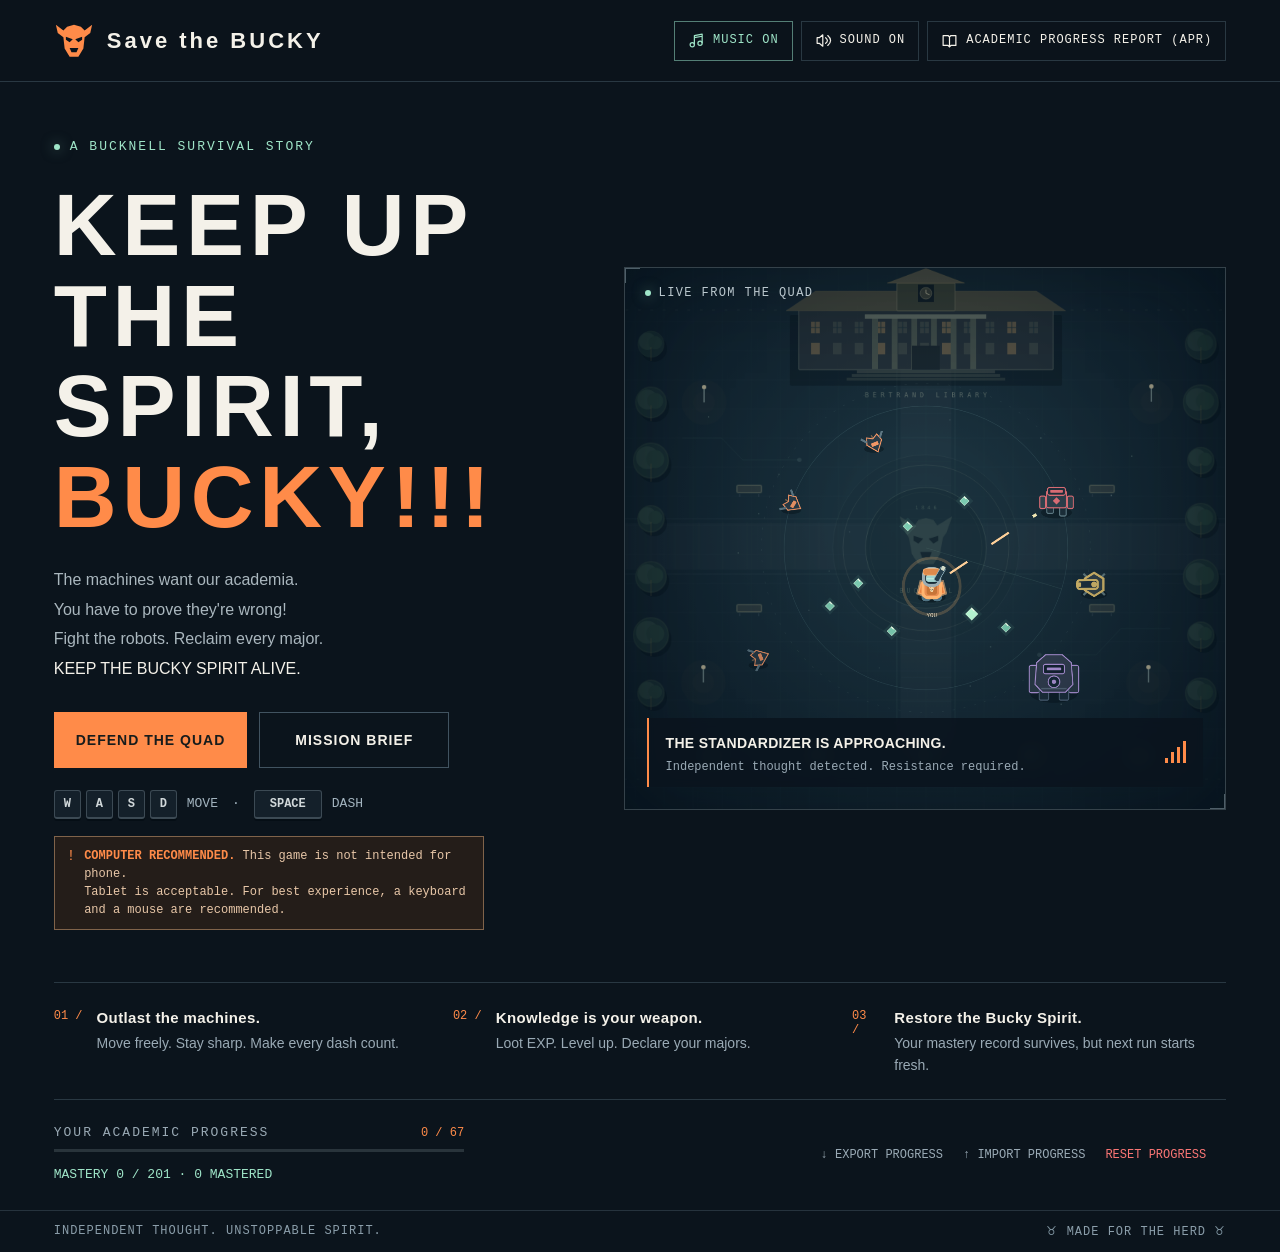
<file: main.html>
<!DOCTYPE html>
<html lang="en">
<head>
<meta charset="utf-8">
<meta name="viewport" content="width=device-width,initial-scale=1,viewport-fit=cover">
<meta name="theme-color" content="#0b141c">
<meta name="description" content="Defend curiosity. Defeat the machines. Restore every Bucknell major in this standalone survival game.">
<title>Save the Bucky</title>
<link rel="icon" type="image/svg+xml" sizes="any" href="data:image/svg+xml,%3Csvg%20xmlns%3D%22http%3A%2F%2Fwww.w3.org%2F2000%2Fsvg%22%20viewBox%3D%220%200%2064%2064%22%3E%3Crect%20width%3D%2264%22%20height%3D%2264%22%20rx%3D%2212%22%20fill%3D%22%230b141c%22%2F%3E%3Cg%20transform%3D%22translate%284%204%29%20scale%28.875%29%22%3E%3Cpath%20fill%3D%22%23ff8b49%22%20d%3D%22M6%2019%203%206l12%209%206-6%2011-3%2011%203%206%206L61%206l-3%2013-9%207-2%2018-8%2013H25l-8-13-2-18z%22%2F%3E%3Cpath%20fill%3D%22%230b141c%22%20d%3D%22m19%2025%2011%204-5%205-6-4m26-5-11%204%205%205%206-4M25%2043h14l-3%207h-8z%22%2F%3E%3C%2Fg%3E%3C%2Fsvg%3E">
<style>
:root  {
    color-scheme: dark;
    --bg: #0b141c;
    --panel: #111e28;
    --line: #293842;
    --ink: #f4f1e9;
    --muted: #9aaab5;
    --orange: #ff8b49;
    --mint: #9fe5c8;
    --red: #fa7675;
    --blue: #91b7ff;
    --mono: Consolas,"Liberation Mono",monospace;
    --sans: "Segoe UI",Arial,sans-serif;
}
*  {
    box-sizing: border-box;
}
body  {
    margin: 0;
    background: var(--bg);
    color: var(--ink);
    font: 15px/1.55 var(--sans);
    min-height: 100vh;
}
button,
input,
select  {
    font: inherit;
}
button  {
    cursor: pointer;
    color: inherit;
}
button:disabled  {
    cursor: default;
    opacity: .5;
}
button,
a,
input,
select  {
    -webkit-tap-highlight-color: transparent;
}
button:focus-visible,
a:focus-visible,
input:focus-visible,
select:focus-visible  {
    outline: 2px solid var(--mint);
    outline-offset: 5px;
}
button  {
    border: 0;
}
button svg  {
    pointer-events: none;
}
svg  {
    vertical-align: middle;
}
a  {
    color: var(--mint);
}
[hidden]  {
    display: none !important;
}
h1,
h2,
h3,
p  {
    margin: 0;
}
::selection  {
    background: #ff8b4970;
    color: white;
}
.mono,
.eyebrow,
.section-label,
.tag,
kbd  {
    font-family: var(--mono);
}
.eyebrow,
.section-label  {
    font-size: 12px;
    letter-spacing: 2px;
    text-transform: uppercase;
}
.eyebrow  {
    color: var(--mint);
    display: flex;
    align-items: center;
    gap: 10px;
}
.dot  {
    display: inline-block;
    width: 6px;
    height: 6px;
    background: var(--mint);
    border-radius: 50%;
    box-shadow: 0 0 13px #9fe5c880;
}
.section-label  {
    color: var(--muted);
}
.muted  {
    color: var(--muted);
}
.orange  {
    color: var(--orange);
}
.mint  {
    color: var(--mint);
}
.ability-glyph svg  {
    width: 22px;
    height: 22px;
    fill: none;
    stroke: currentColor;
    stroke-width: 1.6;
    stroke-linecap: round;
    stroke-linejoin: round;
}
.mobile-hint  {
    display: none;
}
.device-warning {
  display: inline-flex;
  align-items: flex-start;
  gap: 9px;
  max-width: 430px;
  margin-top: 17px;
  padding: 10px 12px;
  border: 1px solid #80634a;
  background: #241d19;
  color: #e8c7a8;
  font: 12px/1.5 var(--mono);
}
.device-warning strong {
  color: var(--orange);
}
.device-warning-icon {
  color: var(--orange);
  font-size: 14px;
  line-height: 1.4;
}
@media (max-width: 760px)  {
    .desktop-hint  {
        display: none;
    }
    .mobile-hint  {
        display: inline;
    }
}
.topbar {
    height:82px;
    display:flex;
    align-items:center;
    justify-content:space-between;
    gap:20px;
    padding:0 4.2%;
    border-bottom:1px solid var(--line);
    position:relative;
    z-index:5;
    background:#0b141cf2
}
.brand {
    display:flex;
    align-items:center;
    gap:13px;
    background:none;
    padding:0;
    text-align:left
}
.brand-mark {
    width:40px;
    height:44px;
    color:var(--orange)
}
.brand strong {
    display:block;
    font-size:22px;
    line-height:1;
    font-weight:900;
    letter-spacing:3px
}
.brand small {
    display:block;
    font:12px var(--mono);
    letter-spacing:2px;
    color:var(--muted);
    margin-top:7px
}
.location {
    font:12px var(--mono);
    letter-spacing:1.8px;
    color:#91a0ab;
    display:flex;
    align-items:center;
    gap:12px
}
.location .cross {
    color:var(--orange);
    font-size:20px
}
.top-actions {
    display:flex;
    gap:8px
}
.icon-btn {
    height:37px;
    padding:0 13px;
    border:1px solid var(--line);
    background:transparent;
    display:inline-flex;
    align-items:center;
    justify-content:center;
    gap:8px;
    font:12px var(--mono);
    letter-spacing:1px
}
.icon-btn:hover {
    background:#1b2a34;
    border-color:#5d737f
}
.icon {
    width:17px;
    height:17px;
    fill:none;
    stroke:currentColor;
    stroke-width:1.7;
    stroke-linecap:round;
    stroke-linejoin:round
}
.button {
    display:inline-flex;
    align-items:center;
    justify-content:center;
    gap:18px;
    min-height:48px;
    padding:12px 22px;
    background:var(--orange);
    color:#171c1c;
    font-weight:750;
    font-size:13px;
    transition:background .15s,transform .15s
}
.button:hover {
    background:#ffa36f;
    transform:translateY(-1px)
}
.button.secondary {
    background:transparent;
    color:var(--ink);
    border:1px solid #415360
}
.button.secondary:hover {
    background:#1e303d
}
.button.small {
    min-height:38px;
    padding:8px 14px;
    font-size:12px
}
.text-btn {
    background:none;
    color:var(--muted);
    font:12px var(--mono);
    padding:8px 0;
    border-bottom:1px solid transparent
}
.text-btn:hover {
    color:var(--ink);
    border-color:var(--orange)
}
.arrow {
    font-size:24px;
    line-height:.8
}
.tag {
    display:inline-block;
    font-size:12px;
    letter-spacing:1px;
    padding:4px 7px;
    border:1px solid #ffffff25;
    color:var(--muted)
}
.tag.new {
    color:var(--mint);
    border-color:#9fe5c850;
    background:#9fe5c80b
}
.tag.found {
    color:var(--orange);
    border-color:#ff8b4940
}
.title-page {
    max-width:1510px;
    margin:auto;
    padding:45px 4.2% 0
}
.hero {
    display:grid;
    grid-template-columns:minmax(0,.95fr) minmax(0,1.12fr);
    gap:5%;
    align-items:center
}
.hero-copy {
    padding:10px 0 20px
}
.hero h1 {
    font-family:Impact,"Arial Black",var(--sans);
    font-size:clamp(66px,6.8vw,106px);
    font-weight:900;
    line-height:.98;
    letter-spacing:.04em;
    margin:23px 0
}
.hero h1 span {
    color:var(--orange)
}
.hero-description {
    max-width:410px;
    color:#aab7be;
    font-size:15px;
    line-height:1.85
}
.hero-description strong {
    color:var(--ink);
    font-weight:500
}
.hero-buttons {
    display:flex;
    align-items:center;
    gap:22px;
    margin-top:28px
}
.hero-buttons .button {
    min-width:184px;
    min-height:55px
}
.control-hint {
    margin-top:22px;
    font:12px var(--mono);
    color:#80949f;
    display:flex;
    align-items:center;
    gap:10px;
    flex-wrap:wrap
}
kbd {
    font-size:12px;
    border:1px solid #3c4a54;
    border-bottom-width:2px;
    padding:3px 6px;
    border-radius:3px;
    color:#d1d8da;
    background:#14202a
}
.hero-art {
    position:relative;
    aspect-ratio:1.11;
    border:1px solid #35424a;
    overflow:hidden;
    background:#101e27
}
.hero-art::after {
    content:"";
    position:absolute;
    pointer-events:none;
    inset:0;
    box-shadow:inset 0 0 100px #030a1055
}
.hero-art canvas {
    width:100%;
    height:100%;
    display:block
}
.scene-label {
    position:absolute;
    left:20px;
    top:18px;
    font:12px var(--mono);
    letter-spacing:1.4px;
    color:#bbc8ce;
    z-index:1;
    display:flex;
    gap:8px;
    align-items:center
}
.scene-coords {
    position:absolute;
    right:18px;
    top:18px;
    font:12px var(--mono);
    color:#6e8998;
    letter-spacing:1px
}
.scene-card {
    position:absolute;
    bottom:22px;
    left:22px;
    right:22px;
    border-left:2px solid var(--orange);
    background:#0a151ee6;
    backdrop-filter:blur(5px);
    padding:13px 17px;
    display:flex;
    align-items:center;
    justify-content:space-between;
    gap:12px;
    z-index:1
}
.scene-card strong {
    font-size:12px;
    letter-spacing:.3px
}
.scene-card p {
    font:12px var(--mono);
    color:var(--muted);
    margin-top:4px
}
.scene-card .signal {
    display:flex;
    align-items:end;
    gap:3px;
    height:22px
}
.signal i {
    background:var(--orange);
    width:3px;
    display:block
}
.scene-corner {
    position:absolute;
    width:16px;
    height:16px;
    border-color:#b8cdd766;
    border-style:solid;
    z-index:1
}
.scene-corner.a {
    top:-1px;
    left:-1px;
    border-width:2px 0 0 2px
}
.scene-corner.b {
    bottom:-1px;
    right:-1px;
    border-width:0 2px 2px 0
}
.mission-strip {
    display:grid;
    grid-template-columns:repeat(3,1fr);
    gap:25px;
    margin:32px 0 25px;
    padding:23px 0;
    border-top:1px solid var(--line);
    border-bottom:1px solid var(--line)
}
.mission-step {
    display:flex;
    gap:14px
}
.step-number {
    font:12px var(--mono);
    color:var(--orange);
    padding-top:3px
}
.mission-step h3 {
    font-size:12px;
    font-weight:650;
    margin-bottom:4px
}
.mission-step p {
    font-size:12px;
    color:var(--muted)
}
.home-bottom {
    display:flex;
    align-items:center;
    justify-content:space-between;
    gap:30px;
    padding-bottom:24px
}
.archive-preview {
    min-width:260px;
    width:35%
}
.archive-preview-row {
    display:flex;
    justify-content:space-between;
    align-items:center;
    font:12px var(--mono);
    margin-bottom:9px
}
.progress-track {
    height:3px;
    background:#29343b;
    overflow:hidden
}
.progress-track>span {
    display:block;
    background:var(--orange);
    height:100%;
    transition:width .2s
}
.save-actions {
    display:flex;
    align-items:center;
    gap:20px
}
.save-status {
    font:12px var(--mono);
    color:var(--muted);
    text-align:right
}
.footer {
    display:flex;
    justify-content:space-between;
    align-items:center;
    color:#667c89;
    font:12px var(--mono);
    letter-spacing:1px;
    border-top:1px solid #26333d;
    padding:13px 4.2%;
    gap:15px
}
.footer strong {
    color:#8196a2;
    font-weight:400
}
.award-link {
  display:inline-flex;
  align-items:center;
  gap:10px;
  color:#17201f;
  margin-top:20px;
  font:700 13px var(--mono);
  letter-spacing:.8px;
  background:var(--mint);
  padding:13px 17px;
  border:1px solid #d6ffe9;
  box-shadow:0 0 0 4px #9fe5c815,0 8px 25px #9fe5c825;
  transition:background .15s,transform .15s,box-shadow .15s
}
.award-link:hover {
  background:#c5f8dd;
  transform:translateY(-2px);
  box-shadow:0 0 0 5px #9fe5c825,0 12px 30px #9fe5c83d
}
.celebration {
  position:absolute;
  inset:0 0 auto;
  height:310px;
  overflow:hidden;
  pointer-events:none;
  visibility:hidden;
  opacity:0;
  z-index:0
}
.celebration.active {
  visibility:visible;
  opacity:1
}
.celebration-piece {
  position:absolute;
  top:-24px;
  left:var(--start);
  width:var(--width);
  height:var(--height);
  background:var(--piece-color);
  opacity:0;
  border-radius:1px;
  animation:celebration-fall var(--duration) cubic-bezier(.35,.05,.85,.65) var(--delay) both
}
@keyframes celebration-fall {
  0% {opacity:0;transform:translate3d(0,0,0) rotate(0deg) rotateY(0deg)}
  12% {opacity:.85}
  72% {opacity:.75}
  100% {opacity:0;transform:translate3d(var(--drift),340px,0) rotate(var(--spin)) rotateY(240deg)}
}
@media(prefers-reduced-motion:reduce) {
  .award-link {transition:none}
}
.game-view {
    height:calc(100dvh - 82px);
    padding:19px 2% 20px;
    min-height:470px
}
.game-layout {
    height:100%;
    display:grid;
    grid-template-columns:minmax(0,1fr) 235px;
    gap:20px;
    max-width:1800px;
    margin:auto
}
.arena-wrap {
    position:relative;
    border:1px solid #36454e;
    overflow:hidden;
    background:#0b1922;
    min-width:0;
    touch-action:none
}
.arena-wrap canvas {
    width:100%;
    height:100%;
    display:block
}
.arena-hud {
    position:absolute;
    top:18px;
    left:20px;
    right:20px;
    display:flex;
    justify-content:space-between;
    gap:10px;
    pointer-events:none
}
.health-block {
    min-width:150px
}
.hud-label {
    font:12px var(--mono);
    letter-spacing:1.5px;
    color:#a4b7c3;
    margin-bottom:7px;
    display:flex;
    gap:9px;
    align-items:center
}
.health-bar {
    height:6px;
    background:#35404a;
    width:155px;
    border:1px solid #60717a40
}
.health-bar span {
    height:100%;
    display:block;
    background:var(--mint);
    transition:width .12s
}
.health-value {
    font:12px var(--mono);
    margin-top:5px;
    color:#8caaac
}
.timer {
    text-align:center;
    font:25px var(--mono);
    letter-spacing:1px;
    color:#ecf0e9;
    text-shadow:0 2px 10px #001
}
.timer small {
    display:block;
    font:12px var(--mono);
    letter-spacing:2px;
    color:#87a1ae;
    margin-top:2px
}
.arena-sector {
    font:12px var(--mono);
    color:#738f9e;
    letter-spacing:1px;
    text-align:right
}
.arena-sector strong {
    display:block;
    color:var(--orange);
    font-size:12px;
    font-weight:400;
    margin-top:6px
}
.arena-bottom {
    position:absolute;
    bottom:17px;
    left:20px;
    right:20px;
    pointer-events:none
}
.xp-label {
    font:12px var(--mono);
    letter-spacing:1px;
    display:flex;
    justify-content:space-between;
    margin-bottom:7px;
    color:#a5bbcc
}
.xp-label strong {
    color:var(--mint);
    font-weight:400
}
.xp-bar {
    height:5px;
    background:#233844
}
.xp-bar span {
    display:block;
    height:100%;
    background:var(--mint);
    box-shadow:0 0 12px #9fe5c84d;
    transition:width .12s
}
.dash-status {
    position:absolute;
    bottom:52px;
    left:20px;
    display:flex;
    align-items:center;
    gap:9px;
    font:12px var(--mono);
    letter-spacing:1px;
    color:var(--muted);
    pointer-events:none
}
.dash-status.ready {
    color:var(--orange)
}
.dash-track {
    width:40px;
    height:3px;
    background:#35424b
}
.dash-track span {
    display:block;
    height:100%;
    background:var(--orange)
}
.game-tip {
    position:absolute;
    top:43%;
    left:50%;
    transform:translate(-50%,-50%);
    background:#0a1924ef;
    border:1px solid #47636e;
    padding:12px 20px;
    text-align:center;
    pointer-events:none;
    font:12px var(--mono);
    color:#d8e4e8;
    max-width:85%;
    white-space:nowrap
}
.game-tip small {
    display:block;
    font:12px var(--mono);
    color:var(--mint);
    margin-top:6px
}
.sidebar {
    display:flex;
    flex-direction:column;
    padding:6px 0;
    min-height:0
}
.sidebar-heading {
    display:flex;
    justify-content:space-between;
    align-items:center
}
.live-badge {
    font:12px var(--mono);
    color:var(--mint);
    display:flex;
    gap:6px;
    align-items:center
}
.run-stats {
    display:grid;
    grid-template-columns:1fr 1fr;
    margin:17px 0 20px;
    padding-bottom:18px;
    border-bottom:1px solid var(--line);
    gap:12px
}
.stat-number {
    font:28px var(--mono);
    line-height:1.2
}
.stat-label {
    font:12px var(--mono);
    color:var(--muted);
    letter-spacing:1px;
    margin-top:5px
}
.loadout {
    flex:1;
    overflow:auto;
    min-height:60px;
    max-height:55vh;
    margin:12px 0 18px;
    scrollbar-width:thin;
    scrollbar-color:#485760 transparent
}
.empty-loadout {
    padding:16px 13px;
    border:1px dashed #314451;
    color:#8ca1ad;
    font-size:12px;
    line-height:1.8
}
.empty-loadout strong {
    display:block;
    color:#c6d1d7;
    font-weight:500;
    margin-bottom:5px
}
.loadout-item {
    display:flex;
    align-items:center;
    gap:9px;
    padding:10px 0;
    border-bottom:1px solid #283741
}
.ability-glyph {
    width:34px;
    height:34px;
    display:flex;
    align-items:center;
    justify-content:center;
    color:var(--orange);
    background:#ff8b490b;
    border:1px solid #ff8b4928;
    font:16px var(--mono);
    flex-shrink:0
}
.loadout-item strong {
    font-size:12px;
    display:block;
    line-height:1.5
}
.loadout-item small {
    font:12px var(--mono);
    color:#8ea5b2
}
.loadout-item .rank {
    margin-left:auto;
    font:12px var(--mono);
    color:var(--orange)
}
.sidebar-archive {
    border:1px solid #35424a;
    padding:13px;
    margin-bottom:14px
}
.sidebar-archive .archive-preview-row {
    font-size:12px
}
.sidebar-archive p {
    font-size:12px;
    color:var(--muted);
    margin-top:9px
}
.sidebar-buttons {
    display:flex;
    gap:8px
}
.sidebar-buttons button {
    flex:1
}
.sidebar-hint {
    font:12px var(--mono);
    color:#6f8795;
    margin-top:14px;
    line-height:1.9
}
.touch-controls {
    position:absolute;
    bottom:72px;
    left:22px;
    right:22px;
    display:none;
    justify-content:space-between;
    align-items:end;
    pointer-events:none
}
.touch-pad {
    width:110px;
    height:110px;
    border:1px solid #7898ae60;
    border-radius:50%;
    background:#0e26345c;
    position:relative;
    pointer-events:auto;
    touch-action:none
}
.touch-knob {
    position:absolute;
    left:36px;
    top:36px;
    width:36px;
    height:36px;
    border:1px solid #9fe5c875;
    border-radius:50%;
    background:#9fe5c820;
    pointer-events:none
}
.touch-dash {
    border:1px solid #ff8b4990;
    background:#2b241ed9;
    border-radius:50%;
    width:64px;
    height:64px;
    color:var(--orange);
    font:12px var(--mono);
    pointer-events:auto;
    touch-action:none
}
dialog {
    color:var(--ink);
    background:#10202b;
    border:1px solid #4b606d;
    padding:0;
    max-width:calc(100vw - 32px);
    max-height:calc(100dvh - 40px);
    box-shadow:0 30px 140px #000a;
    overscroll-behavior:contain
}
dialog::backdrop {
    background:#020910c9;
    backdrop-filter:blur(7px)
}
.dialog-pad {
    padding:33px
}
.dialog-top {
    display:flex;
    justify-content:space-between;
    align-items:center;
    gap:20px;
    margin-bottom:24px
}
.close-btn {
    width:32px;
    height:32px;
    border:1px solid #3d525f;
    background:none;
    color:var(--muted);
    font-size:22px;
    line-height:1
}
.close-btn:hover {
    color:var(--ink);
    background:#243943
}
.dialog-title {
    font-family:Impact,"Arial Black",var(--sans);
    font-weight:800;
    font-size:42px;
    line-height:1.14;
    letter-spacing:.035em;
    margin:12px 0
}
.dialog-sub {
    color:#aabac3;
    font-size:13px;
    line-height:1.8
}
.upgrade-dialog {
    width:970px
}
.upgrade-heading {
    display:flex;
    align-items:end;
    justify-content:space-between;
    gap:20px
}
.level-medallion {
    width:68px;
    height:68px;
    border:1px solid #ff8b4970;
    display:flex;
    flex-direction:column;
    align-items:center;
    justify-content:center;
    color:var(--orange);
    font:28px var(--mono);
    flex-shrink:0
}
.level-medallion small {
    font-size:12px;
    letter-spacing:2px
}
.upgrade-grid {
    display:grid;
    grid-template-columns:repeat(3,1fr);
    gap:14px;
    margin-top:27px
}
.upgrade-card {
    text-align:left;
    position:relative;
    min-height:270px;
    padding:21px;
    background:#152732;
    border:1px solid #405564;
    display:flex;
    flex-direction:column;
    align-items:stretch;
    transition:border-color .15s,background .15s,transform .15s
}
.upgrade-card:hover,.upgrade-card:focus-visible {
    border-color:var(--orange);
    background:#1d303a;
    transform:translateY(-3px)
}
.upgrade-card-top {
    display:flex;
    justify-content:space-between;
    align-items:center;
    margin-bottom:20px
}
.upgrade-card .ability-glyph {
    width:45px;
    height:45px;
    font-size:23px
}
.college-label {
    font:12px var(--mono);
    letter-spacing:1px;
    color:#93a7b3;
    text-transform:uppercase;
    margin-bottom:7px
}
.upgrade-card h3 {
    font-size:17px;
    font-weight:650;
    line-height:1.3;
    margin-bottom:12px
}
.upgrade-card .ability-name {
    font:12px var(--mono);
    color:var(--orange);
    margin-top:auto;
    padding-top:8px
}
.upgrade-card p {
    font-size:12px;
    color:#bcc9cf;
    line-height:1.75;
    margin-top:7px
}
.choose-label {
    display:flex;
    justify-content:space-between;
    align-items:center;
    border-top:1px solid #405361;
    margin-top:18px;
    padding-top:13px;
    font:12px var(--mono);
    color:var(--mint)
}
.dialog-foot {
    font:12px var(--mono);
    color:#8fa6b3;
    margin-top:23px;
    display:flex;
    justify-content:space-between;
    gap:15px;
    line-height:1.8
}
.small-dialog {
    width:480px
}
.stack-actions {
    display:grid;
    gap:11px;
    margin-top:25px
}
.settings-row {
    display:flex;
    align-items:center;
    justify-content:space-between;
    gap:15px;
    padding:15px 0;
    border-bottom:1px solid var(--line);
    font-size:12px
}
.settings-row input {
    accent-color:var(--orange);
    width:16px;
    height:16px
}
.settings-row input[type="range"] {
    width:140px;
    height:4px
}
.audio-controls {
    margin-top:22px
}
.audio-controls .section-label {
    display:block;
    margin-bottom:4px
}
.audio-controls .settings-row {
    padding:9px 0
}
.result-dialog {
    width:620px
}
.result-stats {
    display:grid;
    grid-template-columns:repeat(3,1fr);
    gap:18px;
    margin:25px 0;
    padding:20px 0;
    border-top:1px solid var(--line);
    border-bottom:1px solid var(--line)
}
.result-stats .stat-number {
    color:var(--orange)
}
.result-majors {
    display:flex;
    flex-wrap:wrap;
    gap:6px;
    margin:10px 0;
    max-height:130px;
    overflow:auto
}
.result-actions {
    display:flex;
    gap:12px;
    margin-top:25px
}
.result-actions .button {
    flex:1
}
.collection-dialog {
    width:1120px
}
.collection-tools {
    display:flex;
    gap:10px;
    margin:23px 0 17px;
    flex-wrap:wrap
}
.search-field {
    flex:1;
    min-width:180px;
    background:#0d1922;
    color:var(--ink);
    border:1px solid #3a515f;
    padding:11px 13px;
    font-size:12px
}
.collection-tools select {
    background:#0d1922;
    color:#bccbd2;
    border:1px solid #3a515f;
    padding:8px 10px;
    font-size:12px;
    max-width:100%
}
.college-tabs {
    display:flex;
    gap:7px;
    flex-wrap:wrap
}
.filter-btn {
    padding:7px 12px;
    border:1px solid #324957;
    color:#97adbb;
    background:transparent;
    font:12px var(--mono)
}
.filter-btn[aria-pressed="true"] {
    border-color:var(--orange);
    color:var(--orange);
    background:#ff8b490a
}
.collection-list {
    display:grid;
    grid-template-columns:repeat(3,1fr);
    gap:10px;
    margin-top:17px;
    max-height:45vh;
    overflow:auto;
    padding:2px;
    scrollbar-width:thin;
    scrollbar-color:#526673 #11202a
}
.collection-card {
    padding:15px;
    border:1px solid #324553;
    min-height:137px;
    background:#12232e
}
.collection-card.discovered {
    border-color:#857052;
    background:#272a29
}
.collection-card .card-status {
    font:12px var(--mono);
    letter-spacing:1px;
    color:#778e9b;
    display:flex;
    justify-content:space-between;
    margin-bottom:8px
}
.collection-card.discovered .card-status {
    color:var(--orange)
}
.collection-card h3 {
    font-size:12px;
    font-weight:600;
    line-height:1.45
}
.collection-card p {
    font-size:12px;
    line-height:1.65;
    color:#97adba;
    margin-top:7px
}
.collection-card .ability-name {
    color:#bdd1d9;
    font:12px var(--mono);
    margin-top:8px
}
.collection-note {
    font:12px/1.8 var(--mono);
    color:#8198a5;
    margin-top:18px
}
.no-results {
    padding:30px;
    color:var(--muted);
    grid-column:1/-1;
    text-align:center
}
.victory-dialog {
    width:660px;
    text-align:center;
  position:fixed;
  inset:0;
  margin:auto;
  overflow:auto;
  background:radial-gradient(ellipse at 50% 30%,#3c372b,#10202b 70%)
}
.victory-dialog > .dialog-pad {
  position:relative;
  z-index:1
}
.victory-dialog > .celebration {
  position:absolute;
  z-index:0
}
.victory-dialog .eyebrow {
    justify-content:center;
    color:var(--orange)
}
.victory-mascots {
    display:flex;
    justify-content:center;
  align-items:flex-end;
    gap:28px;
    position:relative;
    margin:17px auto 0
}
.victory-mascot {
  display:flex;
  flex-direction:column;
  align-items:center;
  width:160px
}
.victory-mascot.digger {
  width:132px
}
.victory-mascot svg {
    height:160px;
    width:160px;
    filter:drop-shadow(0 0 25px #ff8b4920)
}
.victory-mascot svg.digger {
    height:132px;
    width:132px
}
.mascot-label {
    font:12px var(--mono);
    letter-spacing:2px;
    color:var(--orange);
  margin-top:5px;
  line-height:1.4
}
.victory-dialog .dialog-title {
    font-size:46px
}
#victory-title:focus {
    outline:none
}
.seal {
    font-size:34px;
    color:var(--orange);
    position:absolute;
    top:22px;
    left:calc(50% - 10px)
}
.import-summary {
    background:#0c1923;
    border:1px solid #39505f;
    padding:17px;
    margin:20px 0;
    font:12px/2 var(--mono);
    color:var(--mint)
}
.toast {
    position:fixed;
    bottom:24px;
    left:50%;
    transform:translateX(-50%);
    background:#233b45;
    border:1px solid #6c9699;
    padding:13px 20px;
    color:#e8f3ed;
    font:12px/1.7 var(--mono);
    z-index:100;
    max-width:calc(100vw - 32px);
    width:max-content;
    box-shadow:0 8px 40px #0007
}
.toast.error {
    border-color:var(--red);
    background:#39272b
}
.sr-only {
    position:absolute;
    clip:rect(0,0,0,0);
    width:1px;
    height:1px;
    overflow:hidden;
    white-space:nowrap
}
.error-panel {
    padding:30px;
    text-align:center;
    color:var(--red)
}
@media(min-width:1550px) {
    .title-page {
        padding-top:55px
    }
    .hero-art {
        max-height:600px
    }
    .hero h1 {
        font-size:108px
    }
    .hero-description {
        font-size:17px
    }
}
@media(max-width:1050px) {
    .location {
        display:none
    }
    .title-page {
        padding-top:30px
    }
    .hero {
        gap:4%
    }
    .hero h1 {
        font-size:73px
    }
    .hero-description {
        font-size:13px
    }
    .hero-buttons {
        gap:12px
    }
    .hero-buttons .button {
        min-width:160px
    }
    .hero-buttons .text-btn {
        font-size:12px
    }
    .scene-coords {
        display:none
    }
    .mission-strip {
        gap:15px
    }
    .game-layout {
        grid-template-columns:minmax(0,1fr) 195px;
        gap:14px
    }
    .game-view {
        padding:12px
    }
    .sidebar .section-label {
        font-size:12px
    }
    .dialog-pad {
        padding:27px
    }
    .upgrade-card {
        padding:16px
    }
}
@media(max-width:760px) {
    .topbar {
        height:68px;
        padding:0 20px
    }
    .brand-mark {
        width:31px;
        height:35px
    }
    .brand strong {
        font-size:18px
    }
    .brand small {
        font-size:12px;
        letter-spacing:1.5px
    }
    .top-actions .icon-btn {
        padding:0 10px;
        font-size:12px
    }
    .top-actions .button-label {
        display:none
    }
    .title-page {
        padding:28px 22px 0
    }
    .hero {
        grid-template-columns:1fr;
        gap:20px
    }
    .hero h1 {
        font-size:clamp(52px,14vw,90px);
        margin:18px 0
    }
    .hero-description {
        max-width:490px;
        font-size:14px
    }
    .hero-art {
        aspect-ratio:1.42
    }
    .hero-copy {
        padding-bottom:0
    }
    .hero-buttons {
        margin-top:22px
    }
    .mission-strip {
        grid-template-columns:1fr;
        gap:16px;
        margin-top:25px;
        padding:22px 0
    }
    .mission-step h3 {
        font-size:13px
    }
    .mission-step p {
        font-size:12px
    }
    .home-bottom {
        align-items:start;
        flex-direction:column;
        gap:20px
    }
    .archive-preview {
        width:100%;
        min-width:0
    }
    .save-actions {
        width:100%;
        justify-content:space-between;
        gap:10px
    }
    .save-status {
        font-size:12px;
        max-width:150px
    }
    .footer {
        font-size:12px;
        padding:13px 22px;
        flex-wrap:wrap
    }
    .game-view {
        height:calc(100dvh - 68px);
        min-height:390px;
        padding:8px
    }
    .game-layout {
        grid-template-columns:1fr;
        gap:0
    }
    .sidebar {
        display:none
    }
    .arena-hud {
        top:12px;
        left:12px;
        right:12px
    }
    .health-block {
        min-width:100px
    }
    .health-bar {
        width:110px
    }
    .timer {
        font-size:20px
    }
    .arena-sector {
        font-size:12px
    }
    .arena-bottom {
        left:12px;
        right:12px;
        bottom:12px
    }
    .dash-status {
        left:12px;
        bottom:47px
    }
    .game-tip {
        font-size:12px;
        padding:10px 12px;
        white-space:normal;
        width:max-content
    }
    .collection-list {
        grid-template-columns:repeat(2,1fr);
        max-height:44vh
    }
    .dialog-pad {
        padding:23px
    }
    .dialog-title {
        font-size:35px
    }
    .upgrade-grid {
        gap:9px
    }
    .upgrade-card {
        min-height:255px;
        padding:13px
    }
    .upgrade-card h3 {
        font-size:14px
    }
    .upgrade-card-top {
        margin-bottom:13px
    }
    .upgrade-card .ability-glyph {
        width:32px;
        height:32px;
        font-size:18px
    }
    .upgrade-card p {
        font-size:12px
    }
    .dialog-foot {
        font-size:12px
    }
    .upgrade-dialog {
        max-height:calc(100dvh - 22px)
    }
    .scene-card {
        bottom:17px;
        left:17px;
        right:17px
    }
    .scene-label {
        font-size:12px
    }
    .touch-controls {
        display:flex
    }
}
@media(max-width:480px) {
    .upgrade-grid {
        grid-template-columns:1fr;
        gap:9px
    }
    .upgrade-card {
        min-height:0;
        padding:13px 16px;
        display:grid;
        grid-template-columns:1fr auto;
        gap:3px 12px
    }
    .upgrade-card-top {
        grid-column:2;
        grid-row:1/5;
        margin:0;
        flex-direction:column;
        gap:10px;
        align-self:center
    }
    .upgrade-card h3 {
        margin:0;
        font-size:14px
    }
    .upgrade-card .college-label {
        font-size:12px;
        margin:0
    }
    .upgrade-card .ability-name {
        padding:0;
        margin-top:5px;
        font-size:12px
    }
    .upgrade-card p {
        grid-column:1;
        margin-top:3px;
        font-size:12px
    }
    .choose-label {
        display:none
    }
    .upgrade-grid {
        margin-top:15px
    }
    .dialog-title {
        font-size:29px
    }
    .dialog-sub {
        font-size:12px
    }
    .dialog-top {
        margin-bottom:16px
    }
    .dialog-pad {
        padding:20px
    }
    .level-medallion {
        width:48px;
        height:55px;
        font-size:24px
    }
    .upgrade-dialog .dialog-foot {
        margin-top:15px
    }
    .collection-list {
        grid-template-columns:1fr
    }
    .collection-dialog .dialog-title {
        font-size:29px
    }
    .collection-card {
        min-height:0
    }
    .result-stats {
        gap:9px
    }
    .result-stats .stat-number {
        font-size:25px
    }
    .result-actions {
        flex-direction:column
    }
    .victory-mascots {
        gap:12px
    }
    .victory-mascot {
      width:135px
    }
    .victory-mascot.digger {
      width:115px
    }
    .victory-mascot svg {
        width:135px;
        height:135px
    }
    .victory-mascot svg.digger {
        width:115px;
        height:115px
    }
    .victory-dialog .dialog-title {
        font-size:35px
    }
    .scene-card p {
        font-size:12px
    }
    .hero-buttons .text-btn {
        font-size:12px
    }
    .arena-sector {
        max-width:90px
    }
    .toast {
        font-size:12px
    }
}
@media(pointer:fine) and (min-width:761px) {
    .touch-controls {
        display:none
    }
}
@media(prefers-reduced-motion:reduce) {
    *,*::before,*::after {
        scroll-behavior:auto!important;
        transition:none!important;
        animation:none!important
    }
}
body.reduce-motion *,body.reduce-motion *::before,body.reduce-motion *::after {
    transition:none!important;
    animation:none!important
}
body  {
    font-size: 16px;
}
.hero h1  {
    letter-spacing: .065em;
}
.dialog-title  {
    letter-spacing: .06em;
}
.eyebrow,
.section-label  {
    font-size: 13px;
}
.hud-label,
.stat-label,
.sidebar-hint  {
    font-size: 13px;
}
.hero-description  {
    font-size: 16px;
}
.hero h1  {
    line-height: 1.04;
}
h2,
h3  {
    overflow-wrap: break-word;
}
.mission-step h3,
.upgrade-card h3,
.collection-card h3  {
    letter-spacing: .025em;
}
.mission-step h3  {
    font-size: 15px;
}
.mission-step p,
.scene-card strong,
.button,
.button.small,
.dialog-sub,
.settings-row,
.search-field,
.collection-card p,
.collection-tools select  {
    font-size: 14px;
}
.upgrade-card h3  {
    font-size: 19px;
}
.upgrade-card p  {
    font-size: 14px;
}
.collection-card h3  {
    font-size: 15px;
}
.loadout-item strong,
.empty-loadout,
.sidebar-archive p  {
    font-size: 13px;
}
.loadout-item > div  {
    min-width: 0;
}
.loadout-item .rank  {
    flex-shrink: 0;
}
.collection-card .card-status  {
    gap: 6px;
    flex-wrap: wrap;
}
.archive-preview-row  {
    gap: 10px;
    flex-wrap: wrap;
}
.hero-buttons,
.save-actions  {
    flex-wrap: wrap;
}
.save-status  {
    max-width: 230px;
    line-height: 1.6;
}
.footer  {
    color: #8b9eaa;
}
.control-hint  {
    color: #a3b4bf;
}
.sidebar .section-label  {
    letter-spacing: 1.4px;
}
.game-tip  {
    white-space: normal;
    width: max-content;
    line-height: 1.7;
}
.arena-hud  {
    text-shadow: 0 1px 4px #07131e;
}
@media(max-width:1280px) {
    .location,.scene-coords {
        display:none
    }
}
@media(max-width:1050px) {
    .game-layout {
        grid-template-columns:minmax(0,1fr) 225px
    }
}
@media(max-width:760px) {
    .game-layout {
        grid-template-columns:1fr
    }
    .hero-buttons {
        gap:16px
    }
    .save-status {
        max-width:none;
        width:100%;
        text-align:left
    }
    .arena-hud {
        display:grid;
        grid-template-columns:minmax(0,1fr) minmax(0,1fr);
        row-gap:10px
    }
    .timer {
        text-align:right
    }
    .arena-sector {
        grid-column:1/-1;
        display:flex;
        align-items:center;
        justify-content:space-between;
        max-width:none;
        font-size:0;
        letter-spacing:0
    }
    .arena-sector strong {
        font-size:12px;
        margin:0
    }
    #mobile-kills {
        font-size:12px
    }
    .upgrade-card h3 {
        font-size:17px
    }
    .upgrade-card p {
        font-size:13px
    }
    .dialog-foot {
        flex-wrap:wrap
    }
    .collection-note {
        line-height:1.7
    }
}
@media(max-width:480px) {
    .brand small {
        display:none
    }
    .upgrade-card .college-label {
        font-size:12px;
        letter-spacing:.5px
    }
    .dialog-sub {
        font-size:14px
    }
    .hero-art {
        aspect-ratio:1.2
    }
    .scene-label {
        font-size:12px;
        letter-spacing:1px
    }
    .scene-card {
        padding:12px
    }
    .dialog-title {
        letter-spacing:.03em
    }
}
/* Readable controls and a compact combat report at every viewport size. */
.hero-buttons {gap:12px; align-items:stretch}
.hero-buttons .button {min-width:190px; min-height:56px; font:750 14px var(--sans); letter-spacing:1px; padding:16px 22px}
kbd {display:inline-flex; align-items:center; justify-content:center; min-width:27px; height:29px; padding:0 7px; line-height:1; vertical-align:middle; font:600 12px var(--mono); box-shadow:0 2px 0 #050e15}
.key-group {display:inline-flex; align-items:center; gap:5px}
.key-group kbd:last-of-type {margin-right:5px}
kbd.space-key {min-width:68px}
.control-hint {font-size:13px; gap:14px; line-height:1.6}
.health-value, .timer small, .arena-sector, .arena-sector strong {font-size:13px}
.button, .icon-btn {line-height:1.3}
.icon-btn {min-height:40px; white-space:nowrap}
.top-actions {flex-shrink:0}
.brand {flex-shrink:0}
.location {display:none}
.icon-btn[aria-pressed="true"] {border-color:#697e85; color:var(--muted)}
#music-button[aria-pressed="true"] {border-color:#547f76; color:var(--mint)}
.game-layout {position:relative}
.game-layout.sidebar-hidden {grid-template-columns:minmax(0,1fr)}
.sidebar-hidden .sidebar {display:none}
.sidebar {min-height:0}
.combat-summary {position:absolute; top:96px; left:20px; right:20px; display:flex; flex-wrap:wrap; gap:8px 20px; pointer-events:none; color:#d1e0e3; font:12px/1.5 var(--mono); text-shadow:0 1px 4px #07131e}
.combat-summary span {padding:3px 8px; background:#0b1922cc; border:1px solid #49647055}
#compact-discoveries {color:var(--orange)}
#compact-archive {color:var(--mint)}
#wave-countdown {display:block; margin-top:5px; color:#acbdc5; font-size:12px; letter-spacing:.3px}
.boss-hud {position:absolute; top:143px; left:50%; transform:translateX(-50%); width:min(420px,calc(100% - 40px)); padding:10px 12px; background:#101927eb; border:1px solid #ed79876b; pointer-events:none}
.boss-heading {display:flex; justify-content:space-between; align-items:center; gap:8px; font:12px/1.5 var(--mono); color:#ffc2cb; margin-bottom:6px}
.boss-heading strong {letter-spacing:1px}
.boss-meter {height:6px; background:#412c40}
.boss-meter span {display:block; height:100%; background:#f67d99; width:100%; transition:width .1s}
@media(min-width:1650px) {.location {display:flex} .game-active .location {display:none}}
@media(max-width:1200px) {.game-active .top-actions .button-label {display:none}}
@media(max-width:1050px) {.top-actions .button-label {display:none}}
@media(max-width:760px) {
 .topbar {padding:0 12px; gap:8px}
 .top-actions {gap:5px}
 .top-actions .icon-btn {width:36px; padding:0; min-height:40px}
 .game-active .brand strong {display:none}
 .hero-buttons .button {flex:1 1 190px; min-width:0}
 .hero-buttons {gap:10px}
 .combat-summary {top:129px; left:12px; right:12px; gap:5px 10px}
 .combat-summary span {border:0; padding:1px 3px}
 .arena-sector {flex-wrap:wrap; gap:4px}
 #wave-countdown {margin:0; font-size:12px}
 .boss-hud {top:186px; width:calc(100% - 24px)}
 .game-layout:not(.sidebar-hidden) .sidebar {display:flex; position:absolute; top:8px; right:8px; bottom:8px; z-index:4; width:min(290px,calc(100% - 16px)); background:#111e28f7; padding:18px; border:1px solid #617982; box-shadow:0 12px 40px #030c17; overflow:auto}
 .sidebar-hidden .sidebar {display:none}
 .sidebar .loadout {min-height:85px}
}
@media(max-width:380px) {.brand strong {font-size:15px; letter-spacing:1px} .brand {gap:6px}}
.mastery-summary {display:grid; grid-template-columns:repeat(3,minmax(0,1fr)); gap:10px; margin:20px 0 10px}
.mastery-summary > div {background:#0c1923; border:1px solid #39505f; padding:12px}
.mastery-summary strong {display:block; font:24px var(--mono); color:var(--mint)}
.mastery-summary span {font:12px/1.5 var(--mono); color:#b5c6cf}
.mastery-note {font:13px/1.65 var(--mono); color:var(--mint); margin-top:12px}
.mastery-pips {display:inline-flex; gap:5px; margin-right:8px; vertical-align:middle}
.mastery-pips i {width:17px; height:5px; background:#344753; border-radius:2px}
.mastery-pips i.earned {background:var(--mint)}
.collection-card.mastered {border-color:#75bfa066}
.mastery-guide {color:#adbec7; font-size:14px; line-height:1.7; margin:12px 0}
.reset-link {color:var(--red)}
.button.danger {background:#f29a92; color:#291817}
.button.danger:hover {background:#ffb7ae}
@media(max-width:480px) {.mastery-summary {gap:6px} .mastery-summary > div {padding:10px 7px} .mastery-summary span {font-size:12px; letter-spacing:0}}
</style>
</head>

<body>
<svg width="0" height="0" aria-hidden="true" style="position:absolute;overflow:hidden">
  <defs>
    <symbol id="bison-mark" viewBox="0 0 64 64">
      <path fill="currentColor" d="M6 19 3 6l12 9 6-6 11-3 11 3 6 6L61 6l-3 13-9 7-2 18-8 13H25l-8-13-2-18z"/>
      <path fill="#0b141c" d="m19 25 11 4-5 5-6-4m26-5-11 4 5 5 6-4M25 43h14l-3 7h-8z"/>
    </symbol>
    <symbol id="bucky-portrait" viewBox="0 0 160 160">
      <path fill="#172e3d" stroke="#ab7047" stroke-width="2" d="M18 157v-36l28-20h68l28 20v36"/>
      <path fill="#ff914b" d="m42 108 20-6 18 15 18-15 20 6-17 49H59z"/>
      <path fill="#eee2c9" d="M37 47C10 47 8 23 20 11c-1 18 14 21 28 18m75 18c27 0 29-24 17-36 1 18-14 21-28 18"/>
      <path fill="#72472f" stroke="#be8754" stroke-width="2" d="m35 42 13-22 22-9 23 1 22 10 13 27-6 39-17 25-26 10-27-11-17-26z"/>
      <path fill="#a8693e" d="m46 44 5-21 22-4-6 21 13-14 9 19 17-22 10 21-7 30H50z"/>
      <path fill="#513427" d="m31 49 18 9-2 17-13-6zm98 0-18 9 2 17 13-6z"/>
      <path fill="#f3e9d5" d="m49 54 20 6-11 7-10-5m63-8-20 6 11 7 10-5"/>
      <path fill="#1b2225" d="m54 57 9 3-6 4m49-7-9 3 6 4"/>
      <path fill="#bd8552" d="M55 77q25-11 50 0l8 19-16 18H64L47 96z"/>
      <path fill="#352d29" d="M59 83q21-8 42 0l-5 11H65z"/>
      <path fill="none" stroke="#432e25" stroke-width="3" d="M70 103q10 6 20 0"/>
      <path fill="#f8e5c2" d="m71 122 9 5 9-5-3 19H74z"/>
      <path fill="none" stroke="#f8c185" stroke-width="2" d="m26 126 12 31m96-31-12 31"/>
    </symbol>
    <symbol id="digger-portrait" viewBox="0 0 160 160">
      <path fill="#242d32" stroke="#56616a" stroke-width="2" d="M25 158v-37l25-22h60l25 22v37"/>
      <path fill="#e9e4d7" d="m62 103 18 14 18-14 3 54H59z"/>
      <path fill="#242c32" stroke="#68717a" stroke-width="2" d="M40 46 30 24l21-7 28 1 29-1 23 14-10 24 5 31-16 23-30 10-32-12-17-23z"/>
      <path fill="#141e26" d="M43 24 19 29 10 70l14 20 24-30m70-36 24 5 8 41-14 20-24-30"/>
      <path fill="#c48a58" d="m43 52 20-6 4 10-23 5m73-9-20-6-4 10 23 5M38 77l27 3-9 25-17-9m83-19-27 3 9 25 17-9"/>
      <path fill="#eeeade" d="m75 21-5 40-10 13-7 20 12 17 15 8 17-8 11-17-8-21-11-12-5-40z"/>
      <ellipse cx="55" cy="65" rx="5" ry="6" fill="#0c1319"/>
      <ellipse cx="105" cy="65" rx="5" ry="6" fill="#0c1319"/>
      <circle cx="57" cy="63" r="1.8" fill="white"/>
      <circle cx="103" cy="63" r="1.8" fill="white"/>
      <path fill="#15222a" d="M66 81q14-7 28 0l-5 11H72z"/>
      <path fill="#cc7f79" d="M70 99h20l-1 18q-10 13-18 0z"/>
      <path fill="none" stroke="#17242c" stroke-width="2" d="M80 90v10m-15-4q8 8 15 3 8 5 15-3"/>
      <path fill="#ff8b49" d="m49 109 31 14 31-14v11l-31 14-31-14z"/>
      <circle cx="80" cy="135" r="7" fill="#e3b871"/>
      <path stroke="#152b38" stroke-width="2" d="M77 135h6m-3-3v6"/>
    </symbol>
  </defs>
</svg>
<header class="topbar">
  <button class="brand" id="brand-button" aria-label="Bucky home">
    <svg class="brand-mark" aria-hidden="true">
      <use href="#bison-mark"/>
    </svg>
    <span>
      <strong>
        Save the BUCKY
      </strong>
    </span>
  </button>
  <div class="location">
    <svg class="icon orange" viewBox="0 0 24 24" aria-hidden="true">
      <circle cx="12" cy="12" r="5"/>
      <path d="M12 2v5m0 10v5M2 12h5m10 0h5"/>
    </svg>
    BUCKNELL UNIVERSITY
    <span style="color:#42535e">
      /
    </span>
    LEWISBURG, PA
  </div>
  <div class="top-actions">
    <button class="icon-btn" id="sidebar-toggle" aria-label="Hide combat sidebar" aria-controls="combat-sidebar" aria-expanded="true" title="Hide sidebar (H)" hidden>
      <svg class="icon" viewBox="0 0 24 24" aria-hidden="true"><rect x="3" y="4" width="18" height="16" rx="1"/><path d="M15 4v16M18 8h1m-1 4h1m-1 4h1"/></svg>
      <span class="button-label" id="sidebar-label">HIDE PANEL</span>
    </button>
    <button class="icon-btn" id="top-pause" aria-label="Pause game" hidden>
      II
      <span class="button-label">
        PAUSE
      </span>
    </button>
    <button class="icon-btn" id="music-button" aria-label="Turn background music off" aria-pressed="true" title="Background music: on">
      <svg class="icon" viewBox="0 0 24 24" aria-hidden="true"><path d="M9 17V5l11-2v12M9 8l11-2"/><ellipse cx="6" cy="18" rx="3" ry="3"/><ellipse cx="17" cy="16" rx="3" ry="3"/></svg>
      <span class="button-label" id="music-label">MUSIC ON</span>
    </button>
    <button class="icon-btn" id="sound-button" aria-label="Mute sound effects" aria-pressed="false" title="Mute sound effects (M)">
      <svg class="icon" viewBox="0 0 24 24" aria-hidden="true">
        <path d="M11 4 6 8H3v8h3l5 4zM15 8q5 4 0 8m3-11q8 7 0 14"/>
      </svg>
      <span class="button-label" id="sound-label">
        SOUND ON
      </span>
    </button>
    <button class="icon-btn" id="archive-button" aria-label="Open the academic archive">
      <svg class="icon" viewBox="0 0 24 24" aria-hidden="true">
        <path d="M3 5h7l2 2 2-2h7v14h-7l-2 2-2-2H3zM12 7v14"/>
      </svg>
      <span class="button-label">
        ACADEMIC PROGRESS REPORT (APR)
      </span>
    </button>
  </div>
</header>
<main id="title-page" class="title-page">
  <div class="hero">
    <section class="hero-copy">
      <div class="eyebrow">
        <span class="dot">
        </span>
        A BUCKNELL SURVIVAL STORY
      </div>
      <h1>
        KEEP UP
        <br>
        THE SPIRIT,
        <br>
        <span>
          BUCKY!!!
        </span>
      </h1>
      <p class="hero-description">
        The machines want our academia.
        <br>
        You have to prove they're wrong!
        <br>
        Fight the robots. Reclaim every major.
        <br>
        <strong>
          KEEP THE BUCKY SPIRIT ALIVE.
        </strong>
      </p>
      <div class="hero-buttons">
        <button id="start-button" class="button">
          DEFEND THE QUAD
        </button>
        <button class="button secondary" id="how-button">
          MISSION BRIEF
        </button>
      </div>
      <div class="control-hint">
        <span class="key-group">
          <kbd>W</kbd><kbd>A</kbd><kbd>S</kbd><kbd>D</kbd>
          MOVE
        </span>
        <span>
          ·
        </span>
        <span class="key-group">
          <kbd class="space-key">SPACE</kbd>
            DASH
        </span>
      </div>
      <button class="award-link" id="award-button" hidden>
        ✦ BUCKY SPIRIT RESTORED · VIEW CEREMONY
      </button>
      <p class="device-warning" role="note">
        <span class="device-warning-icon" aria-hidden="true">!</span>
        <span><strong>COMPUTER RECOMMENDED.</strong> This game is not intended for phone.<br>Tablet is acceptable. For best experience, a keyboard and a mouse are recommended.</span>
      </p>
    </section>
    <div class="hero-art" aria-label="Illustrated robotic invasion of the Bucknell campus">
      <canvas id="preview-canvas" width="660" height="595" aria-hidden="true">
      </canvas>
      <div class="scene-label">
        <span class="dot">
        </span>
        LIVE FROM THE QUAD
      </div>
      <div class="scene-coords">
        40.9547° N / 76.8844° W
      </div>
      <div class="scene-card">
        <div>
          <strong>
            THE STANDARDIZER IS APPROACHING.
          </strong>
          <p>
            Independent thought detected. Resistance required.
          </p>
        </div>
        <div class="signal" aria-hidden="true">
          <i style="height:5px">
          </i>
          <i style="height:11px">
          </i>
          <i style="height:16px">
          </i>
          <i style="height:22px">
          </i>
        </div>
      </div>
      <i class="scene-corner a">
      </i>
      <i class="scene-corner b">
      </i>
    </div>
  </div>
  <div class="mission-strip">
    <div class="mission-step">
      <span class="step-number">
        01 /
      </span>
      <div>
        <h3>
          Outlast the machines.
        </h3>
        <p>
          Move freely. Stay sharp. Make every dash count.
        </p>
      </div>
    </div>
    <div class="mission-step">
      <span class="step-number">
        02 /
      </span>
      <div>
        <h3>
          Knowledge is your weapon.
        </h3>
        <p>
          Loot EXP. Level up. Declare your majors.
        </p>
      </div>
    </div>
    <div class="mission-step">
      <span class="step-number">
        03 /
      </span>
      <div>
        <h3>
          Restore the Bucky Spirit.
        </h3>
        <p>
          Your mastery record survives, but next run starts fresh.
        </p>
      </div>
    </div>
  </div>
  <div class="home-bottom">
    <div class="archive-preview">
      <div class="archive-preview-row">
        <span class="section-label">
          YOUR ACADEMIC PROGRESS
        </span>
        <span id="home-collection-count" class="orange">
          0 / 67
        </span>
      </div>
      <div class="progress-track">
        <span id="home-collection-bar" style="width:0">
        </span>
      </div>
      <p class="mastery-note" id="home-mastery-count">MASTERY 0 / 201 · 0 MASTERED</p>
    </div>
    <div class="save-actions">
      <button id="export-home" class="text-btn">
        ↓ EXPORT PROGRESS
      </button>
      <button id="import-button" class="text-btn">
        ↑ IMPORT PROGRESS
      </button>
      <button id="reset-progress" class="text-btn reset-link">RESET PROGRESS</button>
      <span id="save-status" class="save-status" role="status"></span>
    </div>
  </div>
</main>
<section id="game-view" class="game-view" hidden aria-label="Survival game">
  <div class="game-layout" id="game-layout">
    <div class="arena-wrap" id="arena-wrap">
      <canvas id="game-canvas" width="1200" height="760" tabindex="0" aria-label="The quad. Move with WASD or arrow keys, Space to dash, Escape to pause. Attacks are automatic.">
      </canvas>
      <div class="arena-hud">
        <div class="health-block">
          <div class="hud-label">
            <span class="mint">
              +
            </span>
            HUMAN SPIRIT
          </div>
          <div class="health-bar" role="progressbar" aria-label="Health" aria-valuemin="0" aria-valuemax="100" aria-valuenow="100" id="health-meter">
            <span id="health-fill">
            </span>
          </div>
          <div id="health-text" class="health-value">
            100 / 100
          </div>
        </div>
        <div class="timer">
          <span id="timer">
            00:00
          </span>
          <small>
            SURVIVAL TIME
          </small>
        </div>
        <div class="arena-sector">
          SECTOR 01 / THE QUAD
          <strong id="threat-label">
            WAVE 1
          </strong>
          <span id="wave-countdown">
            NEXT WAVE IN 20s
          </span>
        </div>
      </div>
      <div class="combat-summary" aria-label="Run summary">
        <span id="mobile-kills">0 ROBOTS DOWN</span>
        <span id="compact-discoveries">0 NEW MAJORS</span>
        <span id="compact-archive">APR 0 / 67</span>
      </div>
      <div id="boss-hud" class="boss-hud" hidden>
        <div class="boss-heading"><strong id="boss-name">THE STANDARDIZER</strong><span id="boss-health-text"></span></div>
        <div id="boss-meter" class="boss-meter" role="progressbar" aria-label="Boss health" aria-valuemin="0" aria-valuemax="100" aria-valuenow="100"><span id="boss-fill"></span></div>
      </div>
      <div id="dash-status" class="dash-status ready">
        <kbd>
          SPACE
        </kbd>
        <span id="dash-label">
          DASH READY
        </span>
        <div class="dash-track">
          <span id="dash-fill" style="width:100%">
          </span>
        </div>
      </div>
      <div class="arena-bottom">
        <div class="xp-label">
          <strong id="level-label">
            LEVEL 01
          </strong>
          <span id="xp-label">
            0 / 8 EXP
          </span>
        </div>
        <div class="xp-bar" role="progressbar" aria-label="Experience" aria-valuemin="0" aria-valuemax="8" aria-valuenow="0" id="xp-meter">
          <span id="xp-fill" style="width:0">
          </span>
        </div>
      </div>
      <div id="game-tip" class="game-tip">
        <span class="desktop-hint">
          Move with WASD or arrows. Your weapon fires automatically.
        </span>
        <span class="mobile-hint">
          Drag the joystick to move. Tap DASH to escape.
        </span>
        <small>
          Collect the mint diamonds to level up.
        </small>
      </div>
      <div class="touch-controls">
        <div id="touch-pad" class="touch-pad" aria-label="Drag to move">
          <span class="touch-knob" id="touch-knob">
          </span>
        </div>
        <button id="touch-dash" class="touch-dash" aria-label="Dash">
          DASH ↗
        </button>
      </div>
    </div>
    <aside class="sidebar" id="combat-sidebar">
      <div class="sidebar-heading">
        <span class="section-label">
          FIELD REPORT
        </span>
        <span class="live-badge">
          <span class="dot">
          </span>
          LIVE
        </span>
      </div>
      <div class="run-stats">
        <div>
          <div class="stat-number" id="kill-count">
            0
          </div>
          <div class="stat-label">
            ROBOTS DOWN
          </div>
        </div>
        <div>
          <div class="stat-number orange" id="new-count">
            0
          </div>
          <div class="stat-label">
            NEW DISCOVERIES
          </div>
        </div>
      </div>
      <span class="section-label">
        YOUR DISCIPLINES
        <span id="loadout-count" class="orange">
          / 00
        </span>
      </span>
      <div class="loadout" id="loadout">
      </div>
      <div class="sidebar-archive">
        <div class="archive-preview-row">
          <span>
            ACADEMIC PROGRESS REPORT (APR)
          </span>
          <span id="run-collection-count" class="orange">
            0 / 67
          </span>
        </div>
        <div class="progress-track">
          <span id="run-collection-bar">
          </span>
        </div>
        <p>
          Knowledge stays. Abilities reset each run.
        </p>
      </div>
      <div class="sidebar-buttons">
        <button class="button secondary small" id="pause-button">
          Ⅱ PAUSE
        </button>
        <button class="button secondary small" id="run-archive">
          ARCHIVE
        </button>
      </div>
      <div class="audio-controls">
        <span class="section-label">AUDIO</span>
        <label class="settings-row" for="panel-music-volume">
          Music
          <input type="range" id="panel-music-volume" min="0" max="100" step="1" value="70">
        </label>
        <label class="settings-row" for="panel-sfx-volume">
          SFX
          <input type="range" id="panel-sfx-volume" min="0" max="100" step="1" value="100">
        </label>
      </div>
      <div class="sidebar-hint">
        WASD / ARROWS · MOVE
        <br>
        SPACE · DASH &nbsp; ESC · PAUSE
        <br>
        M · SFX &nbsp; H · PANEL
      </div>
    </aside>
  </div>
</section>
<footer id="footer" class="footer">
  <span>
    INDEPENDENT THOUGHT. UNSTOPPABLE SPIRIT.
  </span>
  <span>
    <strong>
        ♉︎
    </strong>
    MADE FOR THE HERD
    <strong>
      ♉︎
    </strong>
  </span>
</footer>
<dialog id="brief-dialog" class="small-dialog" aria-labelledby="brief-title">
  <div class="dialog-pad">
    <div class="dialog-top">
      <span class="eyebrow">
        MISSION BRIEF / 001
      </span>
      <button class="close-btn" data-close="brief-dialog" aria-label="Close mission brief">
        ×
      </button>
    </div>
    <h2 class="dialog-title" id="brief-title">
      Curiosity is the
      <br>
      ultimate weapon.
    </h2>
    <p class="dialog-sub">
      In an imaginary dystopia, the Standardizer, a powerful AI, deemed creativity inefficient. Therefore, it commanded is its servant robots to take over the quad and destroy the Bertrand, the last bastion of creativity. You're among the few who can stop them. Your mission: survive, discover, and restore the Bucky Spirit.
    </p>
    <div class="stack-actions" style="gap:17px">
      <p class="dialog-sub">
        <strong class="orange">
          SURVIVE.
        </strong>
        Move with [W/A/S/D] or arrow keys. Use [SPACE] to dash through danger. Your weapon aims and fires automatically. Waves advance every 20 seconds of combat; the Standardizer boss arrives every 10 waves. Blue Interceptors charge after marking their path. Keep moving!
      </p>
      <p class="dialog-sub">
        <strong class="mint">
          LEARN.
        </strong>
        Accumulate experience and level up your skills. Every level offers a chance to declare one out of three major. Choose wisely!
      </p>
      <p class="dialog-sub">
        <strong class="orange">
          RESTORE.
        </strong>
        New majors stay in your archive, even after death. Restore all
        <span class="roster-total">
          67
        </span>
        entries to help Bucky the Bison and Deputy Diggs protect the Bucky Spirit.
      </p>
      <p>
        You can choose to stay and nurture the Bucky Spirit, or leave the quad and leave your academic future to machines' hearts of steel. The choice is yours. Good luck, and may the Bucky Spirit be with you!
      </p>
    </div>
    <div class="stack-actions">
      <button class="button" id="brief-start">
        ROLL OUT!!!
      </button>
    </div>
  </div>
</dialog>
<dialog id="level-dialog" class="upgrade-dialog" aria-labelledby="upgrade-title">
  <div class="dialog-pad">
    <div class="upgrade-heading">
      <div>
        <div class="eyebrow">
          <span class="dot">
          </span>
          KNOWLEDGE IS POWER
        </div>
        <h2 class="dialog-title" id="upgrade-title">
          Declare your next major.
        </h2>
        <p class="dialog-sub">
          One choice. A new way to fight back.
        </p>
      </div>
      <div class="level-medallion">
        <small>
          LEVEL
        </small>
        <span id="upgrade-level">
          2
        </span>
      </div>
    </div>
    <div class="upgrade-grid" id="upgrade-grid">
    </div>
    <div class="dialog-foot">
      <span>
        Discoveries stay forever. Abilities last this run.
      </span>
      <span>
        PRESS
        <kbd>
          1
        </kbd>
        <kbd>
          2
        </kbd>
        <kbd>
          3
        </kbd>
        TO CHOOSE
      </span>
    </div>
  </div>
</dialog>
<dialog id="pause-dialog" class="small-dialog" aria-labelledby="pause-title">
  <div class="dialog-pad">
    <div class="eyebrow">
      <span class="dot">
      </span>
      SIMULATION PAUSED
    </div>
    <h2 class="dialog-title" id="pause-title">
      Take a breath.
    </h2>
    <p class="dialog-sub">
      Who doesn't like breaks :D
    </p>
    <div class="stack-actions">
      <button id="resume-button" class="button">
        BACK TO THE QUAD
      </button>
      <button id="end-run-button" class="button secondary">
        END THIS RUN
      </button>
    </div>
    <label class="settings-row" for="motion-setting">
      Reduce motion & screen shake
      <input type="checkbox" id="motion-setting">
    </label>
    <label class="settings-row" for="pause-music-volume">
      Music
      <input type="range" id="pause-music-volume" min="0" max="100" step="1" value="70">
    </label>
    <label class="settings-row" for="pause-sfx-volume">
      SFX
      <input type="range" id="pause-sfx-volume" min="0" max="100" step="1" value="100">
    </label>
  </div>
</dialog>
<dialog id="result-dialog" class="result-dialog" aria-labelledby="result-title">
  <div class="dialog-pad">
    <div class="eyebrow">
      TRANSMISSION ENDED / KNOWLEDGE PRESERVED
    </div>
    <h2 class="dialog-title" id="result-title">
      The spirit lives on.
    </h2>
    <p class="dialog-sub" id="result-copy">
      The machines won this round. They can't take what you've learned.
    </p>
    <div class="result-stats">
      <div>
        <div class="stat-number" id="result-time">
          00:00
        </div>
        <div class="stat-label">
          TIME SURVIVED
        </div>
      </div>
      <div>
        <div class="stat-number" id="result-kills">
          0
        </div>
        <div class="stat-label">
          ROBOTS DEFEATED
        </div>
      </div>
      <div>
        <div class="stat-number" id="result-new">
          0
        </div>
        <div class="stat-label">
          MAJORS RESTORED
        </div>
      </div>
    </div>
    <span class="section-label">
      ADDED TO YOUR ACADEMIC PROGRESS REPORT
    </span>
    <div class="result-majors" id="result-majors">
    </div>
    <p class="collection-note" id="result-records">
    </p>
    <div class="result-actions">
      <button id="restart-button" class="button">
        RETRY
      </button>
      <button id="result-home" class="button secondary">
        BACK TO BASE
      </button>
    </div>
  </div>
</dialog>
<dialog id="collection-dialog" class="collection-dialog" aria-labelledby="collection-title">
  <div class="dialog-pad">
    <div class="dialog-top">
      <div>
        <h2 class="dialog-title" id="collection-title">
          ACADEMIC PROGRESS REPORT
          <br>
        </h2>
      </div>
      <button class="close-btn" id="close-collection" aria-label="Close archive">
        ×
      </button>
    </div>
    <div class="archive-preview-row">
      <span id="collection-summary">
        0 of 67 disciplines restored
      </span>
      <span class="mint" id="collection-percent">
        0%
      </span>
    </div>
    <div class="progress-track">
      <span id="collection-progress">
      </span>
    </div>
    <div class="collection-tools">
      <label class="sr-only" for="collection-search">
        Search majors or abilities
      </label>
      <input class="search-field" id="collection-search" type="search" placeholder="Search a major or ability…" autocomplete="off">
      <label class="sr-only" for="collection-status">
        Discovery status
      </label>
      <select id="collection-status">
        <option value="all">
          All discoveries
        </option>
        <option value="missing">
          Still to restore
        </option>
        <option value="found">
          Restored
        </option>
        <option value="rank1">Level 1 · Declared</option>
        <option value="rank2">Level 2 · Practiced</option>
        <option value="rank3">Level 3 · Mastered</option>
      </select>
    </div>
    <div class="mastery-summary" aria-label="Majors at each mastery level">
      <div><strong id="mastery-count-1">0</strong><span>LV 1 · DECLARED</span></div>
      <div><strong id="mastery-count-2">0</strong><span>LV 2 · PRACTICED</span></div>
      <div><strong id="mastery-count-3">0</strong><span>LV 3 · MASTERED</span></div>
    </div>
    <p class="mastery-guide">Each selection adds one permanent mastery level, up to three. Counts show majors at each level. Mastery survives every run; combat abilities reset on death. Mastering all 67 majors unlocks the ceremony.</p>
    <div class="college-tabs" id="college-tabs">
      <button class="filter-btn" data-college="all" aria-pressed="true">
        ALL COLLEGES
      </button>
      <button class="filter-btn" data-college="as" aria-pressed="false">
        ARTS & SCIENCES
      </button>
      <button class="filter-btn" data-college="en" aria-pressed="false">
        ENGINEERING
      </button>
      <button class="filter-btn" data-college="mg" aria-pressed="false">
        MANAGEMENT
      </button>
    </div>
    <div id="collection-list" class="collection-list">
    </div>
    <p class="collection-note">
      67 separately listed major entries in Bucknell's September 2026 directory, including its named English tracks and Music degrees. Minors and dual-degree programs are excluded. Abilities are fictional.
      <a href="https://www.bucknell.edu/academics/majors-minors" target="_blank" rel="noopener noreferrer">
        View the university directory ↗
      </a>
    </p>
  </div>
</dialog>
<dialog id="victory-dialog" class="victory-dialog" aria-labelledby="victory-title">
  <div id="celebration" class="celebration" aria-hidden="true"></div>
  <div class="dialog-pad">
    <div class="eyebrow">
      EVERY DISCIPLINE. ONE UNBREAKABLE SPIRIT.
    </div>
    <div class="victory-mascots">
      <div class="victory-mascot">
        <svg role="img" aria-label="Bucky the Bison">
          <use href="#bucky-portrait"/>
        </svg>
        <span class="mascot-label">BUCKY</span>
      </div>
      <span class="seal" aria-hidden="true">
        ✦
      </span>
      <div class="victory-mascot digger">
        <svg class="digger" role="img" aria-label="Digger the Bernese mountain dog">
          <use href="#digger-portrait"/>
        </svg>
        <span class="mascot-label">DIGGER</span>
      </div>
    </div>
    <h2 id="victory-title" class="dialog-title" tabindex="-1">
      The Bucky Spirit
      <br>
      <span class="orange">
        is yours.
      </span>
    </h2>
    <p class="dialog-sub">
      Every major restored. Every kind of curiosity protected.
      <br>
      Bucky grants you the spirit of the herd.
      <br>
      Digger makes it official with a very good tail wag.
    </p>
    <div class="import-summary" id="victory-count">
      67 / 67 DISCIPLINES RESTORED
    </div>
    <p class="dialog-sub">
      The future still belongs to those who think for themselves.
    </p>
    <div class="result-actions">
      <button id="victory-export" class="button">
        SAVE YOUR LEGACY
      </button>
      <button id="victory-home" class="button secondary">
        BACK TO BASE
      </button>
    </div>
  </div>
</dialog>
<dialog id="reset-dialog" class="small-dialog" aria-labelledby="reset-title" aria-describedby="reset-description">
  <div class="dialog-pad">
    <div class="eyebrow">START A NEW ACADEMIC JOURNEY</div>
    <h2 class="dialog-title" id="reset-title">Reset your progress?</h2>
    <p class="dialog-sub" id="reset-description">This clears every collected major, mastery level, record, total kill, run count, and ceremony unlock in this browser. Your sound and display preferences stay. Previously exported save files are unaffected.</p>
    <p class="import-summary" id="reset-summary"></p>
    <p class="mastery-guide">Export a backup first if you might want to restore this progress later.</p>
    <div class="stack-actions">
      <button class="button secondary" id="reset-export">EXPORT BACKUP</button>
      <button class="button secondary" id="cancel-reset" autofocus>KEEP MY PROGRESS</button>
      <button class="button danger" id="confirm-reset">RESET ALL PROGRESS</button>
    </div>
  </div>
</dialog>
<dialog id="import-dialog" class="small-dialog" aria-labelledby="import-title">
  <div class="dialog-pad">
    <div class="eyebrow">
      RESTORE YOUR ARCHIVE
    </div>
    <h2 class="dialog-title" id="import-title">
      Welcome back,
      <br>
      guardian.
    </h2>
    <p class="dialog-sub">
      This save will replace your current collection, mastery levels, records, and settings.
    </p>
    <div class="import-summary" id="import-summary">
    </div>
    <p class="dialog-sub" id="import-comparison">
    </p>
    <div class="result-actions">
      <button id="confirm-import" class="button">
        LOAD THIS SAVE
      </button>
      <button id="cancel-import" class="button secondary">
        CANCEL
      </button>
    </div>
  </div>
</dialog>
<input id="import-file" type="file" accept=".json,application/json" hidden>
<div id="toast" class="toast" role="status" aria-live="polite" hidden>
</div>
<noscript>
  <div class="error-panel">
    This game needs JavaScript enabled in your browser. Everything runs locally in this HTML file.
  </div>
</noscript>
<script>
'use strict';
(() => {
const $ = id => document.getElementById(id);
const clamp = (n, a, b) => Math.max(a, Math.min(b, n));
const rand = (a, b) => a + Math.random() * (b - a);
const pick = a => a[Math.floor(Math.random() * a.length)];
const dist2 = (a, b) => (a.x-b.x)**2 + (a.y-b.y)**2;
const formatTime = t => `${Math.floor(t/60).toString().padStart(2,'0')}:${Math.floor(t%60).toString().padStart(2,'0')}`;
const COLLEGES = {as:'Arts & Sciences', en:'Engineering', mg:'Management'};
const EFFECTS = {
 power:{glyph:'↗',name:'Power',desc:'+14% attack damage.'},
 haste:{glyph:'»',name:'Tempo',desc:'Fire 12% faster; excess speed becomes damage.'},
 pierce:{glyph:'↠',name:'Piercing',desc:'Bolts pierce one more robot; +5% damage.'},
 spread:{glyph:'⋔',name:'Multishot',desc:'Add a side bolt, up to 5 total; +5% damage.'},
 poison:{glyph:'⌬',name:'Corrosion',desc:'Hits corrode robots for +4 damage/sec over 3 seconds.'},
 pulse:{glyph:'◎',name:'Resonance',desc:'Unlock a 7-second shockwave, or add 18 pulse damage.'},
 stun:{glyph:'∴',name:'Disruption',desc:'Your 7-second pulse stuns robots for +0.5 seconds.'},
 slow:{glyph:'❄',name:'Interference',desc:'Hits slow robots by 25%; upgrades extend the effect.'},
 regen:{glyph:'✚',name:'Recovery',desc:'Regenerate +0.5 health/sec; restore 10 health now.'},
 armor:{glyph:'⬡',name:'Resilience',desc:'Improve damage resistance; restore 10 health now.'},
 vitality:{glyph:'♥',name:'Vitality',desc:'+18 maximum health; restore 28 health now.'},
 crit:{glyph:'⌖',name:'Precision',desc:'+8 percentage points critical chance; stronger criticals.'},
 magnet:{glyph:'⊕',name:'Discovery',desc:'+25 pickup radius and +8% EXP from collected loot.'},
 swift:{glyph:'↯',name:'Momentum',desc:'+5% move speed; dash recharges 10% faster.'},
 shield:{glyph:'◇',name:'Protection',desc:'Block one hit every 12 seconds; upgrades shorten recharge.'},
 orbit:{glyph:'◌',name:'Orbit',desc:'Add an orbiting knowledge shard, up to 5; +5 shard damage.'}
};

const ROSTER_DATA = `animal-behavior|Animal Behavior|as|slow|Pack Instinct
anthropology|Anthropology|as|armor|Human Resilience
applied-mathematics|Applied Mathematics|as|pierce|Perfect Trajectory
arabic-arab-world|Arabic & Arab World Studies|as|spread|Resounding Voices
art-design|Art & Design|as|spread|Creative Direction
art-history|Art History|as|shield|Lasting Legacy
biology|Biology|as|regen|Regeneration
biophysics|Biophysics|as|orbit|Living Systems
cell-biology-biochemistry|Cell Biology/Biochemistry|as|poison|Cellular Cascade
chemistry|Chemistry|as|poison|Corrosion
chinese|Chinese|as|pulse|Resonant Expression
classics|Classics & Ancient Mediterranean Studies|as|armor|Ancient Resolve
comparative-digital-humanities|Comparative & Digital Humanities|as|spread|Connected Ideas
computer-science|Computer Science|as|crit|Debug
critical-black-studies|Critical Black Studies|as|power|Transformative Thought
data-science|Data Science|as|crit|Pattern Recognition
early-childhood-education|Early Childhood Education|as|vitality|Foundations of Growth
east-asian-studies|East Asian Studies|as|orbit|Intersecting Worlds
economics|Economics|as|magnet|Knowledge Economy
education|Education|as|magnet|Lifelong Learning
english-creative-writing|English — Creative Writing|as|spread|Plot Twist
english-film-media|English — Film/Media Studies|as|haste|Frame by Frame
english-literary-studies|English — Literary Studies|as|pierce|Close Reading
environmental-geosciences|Environmental Geosciences|as|armor|Earthwork
environmental-science|Environmental Science|as|regen|Ecological Renewal
environmental-studies|Environmental Studies|as|shield|Stewardship
french-francophone|French & Francophone Studies|as|haste|Fluent Expression
geography|Geography|as|swift|Find Your Way
geology|Geology|as|armor|Bedrock
german-studies|German Studies|as|pierce|Critical Inquiry
history|History|as|shield|Lessons Remembered
interdepartmental|Interdepartmental|as|orbit|Shared Knowledge
international-relations|International Relations|as|stun|Diplomatic Pause
italian-studies|Italian Studies|as|regen|Renaissance
japanese|Japanese|as|swift|Flowing Script
latin-american-studies|Latin American Studies|as|power|Collective Voice
liberal-studies|Liberal Studies|as|vitality|An Open Mind
linguistics|Linguistics|as|pulse|Sound Structure
mathematical-economics|Mathematical Economics|as|magnet|Compounding Knowledge
mathematics|Mathematics|as|pierce|Infinite Proof
music-ba|Music — Bachelor of Arts|as|pulse|Resonance
music-bm|Music — Bachelor of Music|as|haste|Allegro
neuroscience|Neuroscience|as|swift|Fast Reflexes
philosophy|Philosophy|as|stun|Socratic Shock
physics|Physics|as|pierce|Momentum Transfer
political-science|Political Science|as|stun|Checks & Balances
psychology|Psychology|as|slow|Cognitive Dissonance
religious-studies|Religious Studies|as|shield|Sanctuary
russian-studies|Russian Studies|as|vitality|Literary Endurance
sociology|Sociology|as|orbit|Strength in Community
spanish|Spanish|as|spread|Many Voices
statistics|Statistics|as|crit|Significant Impact
theatre|Theatre|as|stun|Command the Stage
womens-gender-studies|Women's & Gender Studies|as|power|Challenge the System
accounting|Accounting|mg|magnet|Every Credit Counts
business-analytics|Business Analytics|mg|crit|Weak-Point Analysis
finance|Finance|mg|haste|Compound Returns
management-organizations|Management & Organizations|mg|orbit|Coordinated Effort
markets-innovation-design|Markets, Innovation & Design|mg|spread|Disruptive Ideas
biomedical-engineering|Biomedical Engineering|en|vitality|Second Wind
chemical-engineering|Chemical Engineering|en|poison|Chain Reaction
civil-engineering|Civil Engineering|en|armor|Structural Integrity
computer-engineering|Computer Engineering|en|orbit|Hardware Assist
computer-science-engineering|Computer Science & Engineering|en|haste|Overclock
electrical-engineering|Electrical Engineering|en|pulse|High Voltage
environmental-engineering|Environmental Engineering|en|regen|Restoration Cycle
mechanical-engineering|Mechanical Engineering|en|power|Force Multiplier`;
const MAJORS = ROSTER_DATA.split('\n').map(line => {const [id,name,college,effect,ability]=line.split('|');return {id,name,college,effect,ability};});
function effectIcon(effect){
 const shapes={
  power:'<path d="M5 19 19 5M7 5h12v12"/>',haste:'<path d="m5 5 7 7-7 7m7-14 7 7-7 7"/>',pierce:'<path d="M2 12h20m-5-5 5 5-5 5M7 5v14m5-14v14"/>',spread:'<path d="M12 21V4m-4 4 4-4 4 4M12 16 3 7m0 5V7h5m4 9 9-9m-5 0h5v5"/>',
  poison:'<path d="m12 2 9 5v10l-9 5-9-5V7zM8 15l8-6"/><circle cx="8" cy="8" r="1"/><circle cx="16" cy="16" r="1"/>',pulse:'<circle cx="12" cy="12" r="3"/><circle cx="12" cy="12" r="7"/><path d="M2 6a12 12 0 0 0 0 12M22 6a12 12 0 0 1 0 12"/>',stun:'<path d="m14 2-9 12h6l-1 8 9-13h-6z"/>',slow:'<path d="M12 2v20M3 7l18 10M3 17 21 7M9 4l3 3 3-3M9 20l3-3 3 3"/>',
  regen:'<circle cx="12" cy="12" r="9"/><path d="M12 7v10M7 12h10"/>',armor:'<path d="m12 2 8 4v7c0 5-8 9-8 9s-8-4-8-9V6zM8 11l3 3 5-5"/>',vitality:'<path d="M12 21S2 15 2 8a5 5 0 0 1 10-1 5 5 0 0 1 10 1c0 7-10 13-10 13z"/>',crit:'<circle cx="12" cy="12" r="7"/><path d="M12 1v7m0 8v7M1 12h7m8 0h7"/><circle cx="12" cy="12" r="1"/>',
  magnet:'<path d="M4 4v10a8 8 0 0 0 16 0V4h-5v10a3 3 0 0 1-6 0V4zM4 9h5m6 0h5"/>',swift:'<path d="m12 3 8 9-8 9m8-9H4M2 6h7M2 18h7"/>',shield:'<path d="m12 2 8 4v7c0 5-8 9-8 9s-8-4-8-9V6zM12 7v10M7 12h10"/>',orbit:'<ellipse cx="12" cy="12" rx="10" ry="5" transform="rotate(-35 12 12)"/><circle cx="12" cy="12" r="2"/><circle cx="19" cy="6" r="2"/>'
 };return `<svg viewBox="0 0 24 24" aria-hidden="true">${shapes[effect]||shapes.power}</svg>`;
}
const MAJOR_BY_ID = new Map(MAJORS.map(m=>[m.id,m]));
const SAVE_KEY = 'bucky-spirit-of-academia-v1';
const GAME_ID = 'bucky-spirit-of-academia';
const freshProgress = () => ({game:GAME_ID,version:1,rosterVersion:'2026-09-18',discovered:[],mastery:{},bestTime:0,bestKills:0,totalKills:0,runs:0,completed:false,settings:{muted:false,music:true,musicVolume:.7,sfxVolume:1,sidebarHidden:matchMedia('(max-width:760px)').matches,reducedMotion:matchMedia('(prefers-reduced-motion: reduce)').matches}});
const MASTERY_NAMES=['Undiscovered','Declared','Practiced','Mastered'];
const masteryLevel=id=>progress.mastery[id]||(progress.discovered.includes(id)?1:0);
const masteryComplete=()=>MAJORS.every(major=>masteryLevel(major.id)===3);
function masteryPips(level){return `<span class="mastery-pips" aria-hidden="true">${[1,2,3].map(n=>`<i class="${n<=level?'earned':''}"></i>`).join('')}</span>`;}
let progress = freshProgress();
let storageAvailable = true, storageWarning = '', toastTimer = 0;
let state = 'menu', run = null, offered = [], choiceAfter = 0, collectionReturn = 'menu', filterCollege = 'all', pendingImport = null;
const keys = new Set();
let touchVector = {x:0,y:0}, touchPointer = null;
const W = 1200, H = 760, TAU = Math.PI*2;
const WAVE_SECONDS = 20;
const canvas = $('game-canvas'), ctx = canvas.getContext('2d');
const preview = $('preview-canvas'), pctx = preview.getContext('2d');
let view = {w:1200,h:760,scale:1,ox:0,oy:0,dpr:1}, frame = 0, lastFrame = 0, uiClock = 0;

function toast(message, error=false) {
 clearTimeout(toastTimer);$('toast').textContent=message;$('toast').classList.toggle('error',error);$('toast').hidden=false;
 toastTimer=setTimeout(()=>$('toast').hidden=true,5000);
}
function validateSave(data) {
 if (!data || typeof data!=='object' || Array.isArray(data) || data.game!==GAME_ID || data.version!==1 || data.rosterVersion!=='2026-09-18') throw new Error('This is not a compatible Bucky progress file.');
 if (!Array.isArray(data.discovered) || data.discovered.length>MAJORS.length || data.discovered.some(id=>typeof id!=='string'||!MAJOR_BY_ID.has(id)) || new Set(data.discovered).size!==data.discovered.length) throw new Error('The save contains an invalid or duplicate major.');
 for (const [key,max] of Object.entries({bestTime:86400,bestKills:10000000,totalKills:1000000000,runs:10000000})) if (!Number.isSafeInteger(data[key]) || data[key]<0 || data[key]>max) throw new Error('The save contains invalid records.');
 if (data.bestKills>data.totalKills || typeof data.completed!=='boolean') throw new Error('The save contains inconsistent progress.');
 if (!data.settings || typeof data.settings.muted!=='boolean' || typeof data.settings.reducedMotion!=='boolean') throw new Error('The save contains invalid settings.');
 for(const key of ['music','sidebarHidden'])if(data.settings[key]!==undefined&&typeof data.settings[key]!=='boolean')throw new Error('The save contains invalid settings.');
 for(const key of ['musicVolume','sfxVolume'])if(data.settings[key]!==undefined&&(!Number.isFinite(data.settings[key])||data.settings[key]<0||data.settings[key]>1))throw new Error('The save contains invalid audio settings.');
 const mastery={};
 if(data.mastery!==undefined){
  if(!data.mastery||typeof data.mastery!=='object'||Array.isArray(data.mastery))throw new Error('The save contains invalid mastery levels.');
  for(const [id,level] of Object.entries(data.mastery))if(!data.discovered.includes(id)||!Number.isInteger(level)||level<1||level>3)throw new Error('The save contains an invalid major mastery level.');
  if(data.discovered.some(id=>!Object.hasOwn(data.mastery,id)))throw new Error('The save is missing mastery levels for collected majors.');
 }
 // Older saves tracked discoveries only: credit one selection for each major.
 for(const id of data.discovered)mastery[id]=data.mastery?.[id]??1;
 const completed=MAJORS.every(major=>mastery[major.id]===3);
 return {game:GAME_ID,version:1,rosterVersion:'2026-09-18',discovered:[...data.discovered],mastery,bestTime:data.bestTime,bestKills:data.bestKills,totalKills:data.totalKills,runs:data.runs,completed,settings:{muted:data.settings.muted,music:data.settings.music??true,musicVolume:data.settings.musicVolume??.7,sfxVolume:data.settings.sfxVolume??1,sidebarHidden:data.settings.sidebarHidden??matchMedia('(max-width:760px)').matches,reducedMotion:data.settings.reducedMotion}};
}
function loadProgress() {
 try {const saved=localStorage.getItem(SAVE_KEY);if(saved)progress=validateSave(JSON.parse(saved));}
 catch {storageAvailable=false;storageWarning='BROWSER SAVE UNAVAILABLE · PLEASE EXPORT';}
}
function recordRun() {
 if(!run)return;
 progress.bestTime=Math.max(progress.bestTime,Math.floor(run.time));progress.bestKills=Math.max(progress.bestKills,run.kills);
}
function saveProgress() {
 recordRun();
 try {localStorage.setItem(SAVE_KEY,JSON.stringify(progress));storageAvailable=true;storageWarning='';}
 catch {storageAvailable=false;storageWarning='BROWSER SAVE UNAVAILABLE · PLEASE EXPORT';}
 $('save-status').textContent=storageWarning||'';
}
function exportProgress() {
 saveProgress();
 const blob=new Blob([JSON.stringify({...progress,exportedAt:new Date().toISOString()},null,2)],{type:'application/json'});
 const url=URL.createObjectURL(blob),a=document.createElement('a');a.href=url;a.download='bucky-progress.json';document.body.appendChild(a);a.click();a.remove();setTimeout(()=>URL.revokeObjectURL(url),15000);
 toast('Progress exported. Your collection and records are saved; the active battle is not.');
}
async function importFile(file) {
 if(state!=='menu'||!file)return;
 try {
  if(file.size>256000)throw new Error('This file is too large to be a Bucky save.');
  const data=validateSave(JSON.parse(await file.text()));
  if(state!=='menu')return;
  pendingImport=data;
  $('import-summary').textContent=`${data.discovered.length} / ${MAJORS.length} majors restored · ${Object.values(data.mastery).filter(n=>n===3).length} mastered · ${data.totalKills.toLocaleString()} total kills · best ${formatTime(data.bestTime)}`;
  const missing=progress.discovered.filter(id=>!data.discovered.includes(id)).length;
  const lowerMastery=progress.discovered.filter(id=>data.discovered.includes(id)&&data.mastery[id]<masteryLevel(id)).length;
  $('import-comparison').textContent=missing?`${missing} of your current discoveries are not in this file. Export your current progress first if you want a backup.`:`Your current archive has ${progress.discovered.length} restored majors. The selected save is ready to load.`;
  if(lowerMastery)$('import-comparison').textContent+=` ${lowerMastery} collected majors have lower mastery in this file. Export a backup to keep your current mastery.`;
  showDialog('import-dialog');
 }catch(error){pendingImport=null;toast(error instanceof SyntaxError?'That file is not valid JSON. Your progress was not changed.':error.message,true);}
}
function confirmImport() {
 if(!pendingImport||state!=='menu')return;
 progress=pendingImport;pendingImport=null;saveProgress();applySettings();refreshProgress();$('import-dialog').close();toast('Archive restored. Your next run begins with a fresh combat build.');
}
function openReset(){
 if(state!=='menu')return;
 $('reset-summary').textContent=`${progress.discovered.length} majors · ${progress.discovered.filter(id=>masteryLevel(id)===3).length} mastered · ${progress.totalKills.toLocaleString()} total kills · ${progress.runs} runs`;
 showDialog('reset-dialog');$('cancel-reset').focus({preventScroll:true});
}
function resetProgress(){
 if(state!=='menu'||!$('reset-dialog').open)return;
 const settings={...progress.settings};
 run=null;offered=[];pendingImport=null;clearInput();closeDialogs();Music.stop();stopCelebration();clearTimeout(toastTimer);
 progress=freshProgress();progress.settings=settings;
 saveProgress();applySettings();refreshProgress();
 $('start-button').focus({preventScroll:true});window.scrollTo({top:0,behavior:'instant'});
 toast(storageAvailable?'Progress reset. Your next run starts a new collection.':'Progress reset for this session. Browser storage is unavailable; the reset may not survive a reload.',!storageAvailable);
}
function refreshProgress() {
 const n=progress.discovered.length,total=MAJORS.length,pct=n/total*100;
 const levels=progress.discovered.map(masteryLevel),counts=[1,2,3].map(level=>levels.filter(n=>n===level).length);
 $('home-mastery-count').textContent=`MASTERY ${levels.reduce((sum,n)=>sum+n,0)} / ${total*3} · ${counts[2]} MASTERED`;
 counts.forEach((count,i)=>$('mastery-count-'+(i+1)).textContent=count);
 for(const id of ['home-collection-count','run-collection-count'])$(id).textContent=`${n} / ${total}`;
 for(const id of ['home-collection-bar','run-collection-bar','collection-progress'])$(id).style.width=`${pct}%`;
 $('collection-summary').textContent=`${n} of ${total} disciplines restored`;$('collection-percent').textContent=`${Math.floor(pct)}%`;
 $('award-button').hidden=!progress.completed;$('victory-count').textContent=progress.completed?`${total} / ${total} DISCIPLINES MASTERED`:`${n} / ${total} DISCIPLINES RESTORED`;
 document.querySelectorAll('.roster-total').forEach(el=>el.textContent=total);
 $('save-status').textContent=storageWarning||'';
}
function applySettings() {
 document.body.classList.toggle('reduce-motion',progress.settings.reducedMotion);
 if(progress.settings.reducedMotion)stopCelebration();
 $('motion-setting').checked=progress.settings.reducedMotion;
 for(const id of ['pause-music-volume','panel-music-volume'])$(id).value=String(Math.round(progress.settings.musicVolume*100));
 for(const id of ['pause-sfx-volume','panel-sfx-volume'])$(id).value=String(Math.round(progress.settings.sfxVolume*100));
 $('sound-label').textContent=progress.settings.muted?'SOUND OFF':'SOUND ON';
 $('sound-button').setAttribute('aria-pressed',String(progress.settings.muted));
 $('sound-button').setAttribute('aria-label',progress.settings.muted?'Enable sound effects':'Mute sound effects');
 $('sound-button').title=progress.settings.muted?'Enable sound effects (M)':'Mute sound effects (M)';
 $('music-label').textContent=progress.settings.music?'MUSIC ON':'MUSIC OFF';
 $('music-button').setAttribute('aria-pressed',String(progress.settings.music));
 $('music-button').setAttribute('aria-label',progress.settings.music?'Turn background music off':'Turn background music on');
 $('music-button').title=`Background music: ${progress.settings.music?'on':'off'}`;
 const hidden=progress.settings.sidebarHidden;
 $('game-layout').classList.toggle('sidebar-hidden',hidden);
 $('sidebar-toggle').setAttribute('aria-expanded',String(!hidden));
 $('sidebar-toggle').setAttribute('aria-label',hidden?'Show combat sidebar':'Hide combat sidebar');
 $('sidebar-toggle').title=hidden?'Show sidebar (H)':'Hide sidebar (H)';
 $('sidebar-label').textContent=hidden?'SHOW PANEL':'HIDE PANEL';
 Sound.setMute(progress.settings.muted);Sound.setVolume(progress.settings.sfxVolume);Music.setVolume(progress.settings.musicVolume);
 Music.sync();resizeCanvas();
}
const Sound = {
 context:null,master:null,lastShot:0,
 unlock(){try {if(!this.context){const AC=window.AudioContext||window.webkitAudioContext;if(!AC)return;this.context=new AC();this.master=this.context.createGain();this.master.gain.value=progress.settings.muted?0:.19*progress.settings.sfxVolume;this.master.connect(this.context.destination);}if(this.context.state==='suspended')this.context.resume().catch(()=>{});}catch{}},
 setMute(muted){if(this.master)this.master.gain.setTargetAtTime(muted?0:.19*progress.settings.sfxVolume,this.context.currentTime,.02);},
 setVolume(volume){if(this.master&&!progress.settings.muted)this.master.gain.setTargetAtTime(.19*volume,this.context.currentTime,.02);},
 tone(freq,duration=.1,type='sine',volume=.3,slide=1,delay=0){
  if(!this.context||this.context.state!=='running'||progress.settings.muted)return;
  const t=this.context.currentTime+delay,osc=this.context.createOscillator(),g=this.context.createGain();
  osc.type=type;osc.frequency.setValueAtTime(freq,t);osc.frequency.exponentialRampToValueAtTime(Math.max(20,freq*slide),t+duration);
  g.gain.setValueAtTime(0,t);g.gain.linearRampToValueAtTime(volume,t+.008);g.gain.exponentialRampToValueAtTime(.001,t+duration);
  osc.connect(g);g.connect(this.master);osc.start(t);osc.stop(t+duration+.02);osc.onended=()=>{osc.disconnect();g.disconnect();};
 },
 play(name){
  if(progress.settings.muted)return;
  if(name==='shot'){const now=performance.now();if(now-this.lastShot<100)return;this.lastShot=now;this.tone(430,.07,'triangle',.16,.35);}
  else if(name==='pickup')this.tone(900+Math.random()*350,.045,'sine',.12,1.25);
  else if(name==='kill')this.tone(160,.1,'triangle',.2,.22);
  else if(name==='hit'){this.tone(105,.2,'sawtooth',.3,.35);this.tone(65,.15,'triangle',.4,.7);}
  else if(name==='dash')this.tone(140,.18,'sawtooth',.13,3.5);
  else if(name==='shield')this.tone(700,.18,'sine',.25,1.5);
  else if(name==='pulse')this.tone(110,.3,'triangle',.3,2.4);
  else if(name==='level')[440,554,659,880].forEach((n,i)=>this.tone(n,.25,'triangle',.35,1,i*.09));
  else if(name==='select'){this.tone(660,.15,'sine',.3,1);this.tone(990,.2,'triangle',.25,1,.07);}
  else if(name==='start')[220,330,440].forEach((n,i)=>this.tone(n,.2,'triangle',.25,1,i*.09));
  else if(name==='over')[330,261,196].forEach((n,i)=>this.tone(n,.4,'triangle',.3,.85,i*.18));
  else if(name==='victory')[392,494,587,784,659,784,988].forEach((n,i)=>this.tone(n,.45,'triangle',.35,1,i*.16));
 }
};
// Original 128 BPM synth loop. Everything is generated locally, including drums.
// Music has its own bus; switching it off leaves combat sound effects available.
const Music = {
 timer:null,bus:null,master:null,noise:null,step:0,next:0,sources:new Set(),
 wanted(){return state==='playing'&&progress.settings.music&&progress.settings.musicVolume>0&&!document.hidden&&Sound.context?.state==='running';},
 sync(){
  if(!this.wanted()){this.stop();return;}
  if(this.timer!==null)return;
  const ac=Sound.context;
  if(!this.master){this.master=ac.createGain();this.master.connect(ac.destination);}
  if(!this.noise){this.noise=ac.createBuffer(1,ac.sampleRate*.25,ac.sampleRate);const data=this.noise.getChannelData(0);for(let i=0;i<data.length;i++)data[i]=Math.random()*2-1;}
  this.bus=ac.createGain();this.bus.gain.setValueAtTime(0,ac.currentTime);this.bus.gain.linearRampToValueAtTime(.58*progress.settings.musicVolume,ac.currentTime+.15);this.bus.connect(this.master);
  this.next=ac.currentTime+.04;this.schedule();
  this.timer=setInterval(()=>{if(this.wanted())this.schedule();else this.stop();},25);
 },
  setVolume(volume){if(this.bus)this.bus.gain.setTargetAtTime(.58*volume,Sound.context.currentTime,.02);},
 stop(){
  if(this.timer!==null)clearInterval(this.timer);this.timer=null;
  if(!this.bus)return;
  const bus=this.bus,t=Sound.context.currentTime;
  bus.gain.cancelScheduledValues(t);bus.gain.setTargetAtTime(0,t,.012);
  for(const source of this.sources){try{source.stop(t+.045);}catch{}}
  this.sources.clear();this.bus=null;setTimeout(()=>bus.disconnect(),80);
 },
 voice(freq,t,duration,type,volume,endFreq){
  const ac=Sound.context,osc=ac.createOscillator(),gain=ac.createGain();
  osc.type=type;osc.frequency.setValueAtTime(freq,t);if(endFreq)osc.frequency.exponentialRampToValueAtTime(endFreq,t+duration);
  gain.gain.setValueAtTime(.0001,t);gain.gain.exponentialRampToValueAtTime(volume,t+.006);gain.gain.exponentialRampToValueAtTime(.0001,t+duration);
  osc.connect(gain);gain.connect(this.bus);this.sources.add(osc);osc.onended=()=>{this.sources.delete(osc);osc.disconnect();gain.disconnect();};osc.start(t);osc.stop(t+duration+.01);
 },
 drum(t,duration,volume,frequency){
  const ac=Sound.context,source=ac.createBufferSource(),filter=ac.createBiquadFilter(),gain=ac.createGain();
  source.buffer=this.noise;filter.type='highpass';filter.frequency.value=frequency;
  gain.gain.setValueAtTime(volume,t);gain.gain.exponentialRampToValueAtTime(.0001,t+duration);
  source.connect(filter);filter.connect(gain);gain.connect(this.bus);this.sources.add(source);source.onended=()=>{this.sources.delete(source);source.disconnect();filter.disconnect();gain.disconnect();};source.start(t);source.stop(t+duration+.01);
 },
 schedule(){
  const now=Sound.context.currentTime,beat=60/128,stepLength=beat/4;
  if(this.next<now-.1)this.next=now+.025; // Never queue a burst after a stalled tab.
  while(this.next<now+.12){
   const i=this.step%64,bar=Math.floor(i/16),s=i%16,t=this.next;
   const roots=[40,36,43,38],chords=[[0,3,7,10],[0,4,7,11],[0,4,7,12],[0,4,7,9]],root=roots[bar],notes=chords[bar],hz=m=>440*2**((m-69)/12);
   if(s%4===0)this.voice(135,t,.19,'sine',.9,42); // Four-on-the-floor kick.
   if(s===4||s===12){this.drum(t,.13,.30,1400);this.voice(185,t,.10,'triangle',.16,75);}
   if(s%2===0)this.drum(t,s%4===2?.07:.035,s%4===2?.13:.065,7500);
   if(s%2===0)this.voice(hz(root+(s===14?7:0)),t,stepLength*1.5,'triangle',.38);
   if(s%2===1){const note=root+24+notes[[0,2,1,3,2,1,3,2][Math.floor(s/2)]];this.voice(hz(note),t,.15,'triangle',.21);this.voice(hz(note),t+beat*.75,.12,'sine',.065);}
   if(s===0)for(const interval of notes.slice(0,3))this.voice(hz(root+12+interval),t,beat*2.8,'sine',.075);
   this.step=(this.step+1)%64;this.next+=stepLength;
  }
 }
};
function showDialog(id){const d=$(id);if(!d.open)d.showModal();d.scrollTop=0;}
function closeDialogs(){document.querySelectorAll('dialog[open]').forEach(d=>d.close());}
function clearInput(){keys.clear();touchVector={x:0,y:0};touchPointer=null;$('touch-knob').style.transform='';}
function createRun(){return {time:0,wave:1,bossKills:0,level:1,xp:0,nextXP:8,kills:0,newMajors:[],ranks:{},effects:{},enemies:[],bullets:[],hostile:[],loot:[],particles:[],rings:[],texts:[],nextId:1,spawnClock:.5,shotClock:.2,pulseClock:3,saveClock:0,shieldClock:0,shieldReady:false,shake:0,player:{x:W/2,y:H/2+75,r:15,hp:100,maxHp:100,dx:0,dy:-1,angle:-Math.PI/2,dash:0,dashCD:0,invuln:1},stats:null};}
function computeStats(r){
 const e=r.effects,n=k=>e[k]||0;
 return {damage:18*(1+.14*n('power')+.05*n('pierce')+.05*n('spread')+Math.max(0,n('haste')-9)*.08),interval:Math.max(.13,.4/(1+.12*n('haste'))),speed:190*Math.min(1.65,1+.05*n('swift')),dashCooldown:Math.max(.85,2.6/(1+.1*n('swift'))),maxHp:100+18*n('vitality'),pierce:Math.min(5,n('pierce')),shots:Math.min(5,1+n('spread')),poison:4*n('poison'),pulse:n('pulse')?18+18*n('pulse'):0,pulseRadius:Math.min(245,125+8*(n('pulse')+n('stun'))),stun:Math.min(3,.5*n('stun')),slow:n('slow')?1.6+.6*n('slow'):0,regen:.5*n('regen'),armor:1/(1+.16*n('armor')),crit:Math.min(.8,.06+.08*n('crit')),critPower:1.8+.08*n('crit'),magnet:Math.min(380,200+25*n('magnet')),xpBonus:1+.08*n('magnet'),shieldCooldown:Math.max(3,12/(1+.25*Math.max(0,n('shield')-1))),orbitCount:Math.min(5,n('orbit')),orbitRadius:170,orbitDamage:10+5*n('orbit')};
}
function startRun(){
 clearTimeout(toastTimer);$('toast').hidden=true;
 Sound.unlock();Music.stop();Music.step=0;closeDialogs();clearInput();run=createRun();run.stats=computeStats(run);progress.runs++;state='playing';offered=[];
 $('title-page').hidden=true;$('footer').hidden=true;$('game-view').hidden=false;$('top-pause').hidden=false;
 $('sidebar-toggle').hidden=false;document.body.classList.add('game-active');applySettings();
 refreshProgress();refreshLoadout();updateHUD();resizeCanvas();canvas.focus({preventScroll:true});saveProgress();Sound.play('start');
 if(!storageAvailable)toast('Browser autosave is unavailable. Export your progress from the pause menu.',true);
}
function pauseGame(){if(state!=='playing')return;state='paused';Music.sync();clearInput();saveProgress();showDialog('pause-dialog');}
function resumeGame(){if(state!=='paused')return;$('pause-dialog').close();clearInput();state='playing';canvas.focus({preventScroll:true});}
function goHome(){recordRun();saveProgress();closeDialogs();clearInput();state='menu';Music.sync();run=null;offered=[];$('title-page').hidden=false;$('footer').hidden=false;$('game-view').hidden=true;$('top-pause').hidden=true;$('sidebar-toggle').hidden=true;document.body.classList.remove('game-active');refreshProgress();$('start-button').focus({preventScroll:true});}
function endRun(abandoned=false){
 if(!run||state==='over'||state==='victory')return;
 state='over';clearInput();closeDialogs();saveProgress();Sound.play('over');
 $('result-time').textContent=formatTime(run.time);$('result-kills').textContent=run.kills;$('result-new').textContent=run.newMajors.length;
 $('result-copy').textContent=abandoned?'You left the quad. Everything you discovered is safe in the archive.':'The machines won this round. They can’t take what you’ve learned.';
 $('result-majors').replaceChildren();
 if(!run.newMajors.length){const p=document.createElement('p');p.className='collection-note';p.textContent='No new majors this time. Collect EXP diamonds to discover your next discipline.';$('result-majors').append(p);}
 else for(const id of run.newMajors){const span=document.createElement('span');span.className='tag found';span.textContent=MAJOR_BY_ID.get(id).name;$('result-majors').append(span);}
 $('result-records').textContent=`PERSONAL BEST ${formatTime(progress.bestTime)} · ${progress.bestKills} KILLS · ${progress.discovered.length}/${MAJORS.length} MAJORS RESTORED · ${Object.values(progress.mastery).filter(level=>level===3).length}/${MAJORS.length} MASTERED`;
 refreshProgress();showDialog('result-dialog');
}
let celebrationTimer=0;
function stopCelebration(){clearTimeout(celebrationTimer);$('celebration').replaceChildren();$('celebration').classList.remove('active');}
function startCelebration(){
 stopCelebration();const layer=$('celebration');
 if(progress.settings.reducedMotion)return;
 for(let i=0;i<120;i++){
  const piece=document.createElement('i');piece.className='celebration-piece';
  piece.style.setProperty('--start',`${rand(4,96)}%`);piece.style.setProperty('--width',`${rand(3,6)}px`);piece.style.setProperty('--height',`${rand(6,10)}px`);
  piece.style.setProperty('--piece-color',['#ff8b49','#83b6ff','#f5dca6'][i%3]);piece.style.setProperty('--drift',`${rand(-35,35)}px`);piece.style.setProperty('--spin',`${rand(-280,280)}deg`);
  piece.style.setProperty('--duration',`${rand(5.5,8.5)}s`);piece.style.setProperty('--delay',`${rand(0,2.5)}s`);layer.append(piece);
 }
 layer.classList.add('active');celebrationTimer=setTimeout(stopCelebration,11000);
}
function showVictory(){state='victory';Music.sync();clearInput();closeDialogs();saveProgress();refreshProgress();window.scrollTo({top:0,behavior:'instant'});showDialog('victory-dialog');$('victory-title').focus({preventScroll:true});$('victory-dialog').scrollTop=0;startCelebration();Sound.play('victory');}
function generateOffers(){
 const missing=MAJORS.filter(m=>!progress.discovered.includes(m.id)),cards=[];
 if(missing.length)cards.push(pick(missing));
 while(cards.length<3){let pool=MAJORS.filter(m=>!cards.includes(m));const familiar=pool.filter(m=>run.ranks[m.id]);if(familiar.length&&Math.random()<.55)pool=familiar;cards.push(pick(pool));}
 // Do not always put the guaranteed discovery in the first slot.
 for(let i=cards.length-1;i>0;i--){const j=Math.floor(Math.random()*(i+1));[cards[i],cards[j]]=[cards[j],cards[i]];}return cards;
}
function openLevelUp(){
 if(!run||run.xp+1e-8<run.nextXP)return;
 run.xp=Math.max(0,run.xp-run.nextXP);run.level++;run.nextXP=Math.round(8+3*(run.level-1)+Math.pow(run.level-1,1.15));
 state='level';clearInput();offered=generateOffers();choiceAfter=performance.now()+180;
 $('upgrade-level').textContent=run.level;$('upgrade-grid').replaceChildren();
 offered.forEach((m,i)=>{
  const effect=EFFECTS[m.effect],isNew=!progress.discovered.includes(m.id),rank=run.ranks[m.id]||0,b=document.createElement('button');b.className='upgrade-card';b.dataset.major=m.id;
  const mastery=masteryLevel(m.id),next=Math.min(3,mastery+1);
  b.innerHTML=`<div class="upgrade-card-top"><span class="ability-glyph" aria-hidden="true">${effectIcon(m.effect)}</span><span class="tag ${isNew?'new':'found'}">${isNew?'NEW':rank?'RUN +'+(rank+1):'RESTORED'}</span></div><span class="college-label">${COLLEGES[m.college]}</span><h3></h3><span class="ability-name"></span><p></p><div class="mastery-note">${masteryPips(next)}${mastery===3?'MASTERED 3/3':`MASTERY ${mastery} → ${next}/3`}<br>${mastery===3?'Combat upgrade only':MASTERY_NAMES[next]+' · saved across runs'}</div><span class="choose-label">${rank?'STRENGTHEN':'ACQUIRE'} <span><kbd>${i+1}</kbd> ↗</span></span>`;
  b.querySelector('h3').textContent=m.name;b.querySelector('.ability-name').textContent=m.ability;b.querySelector('p').textContent=effect.desc;b.onclick=()=>chooseMajor(m.id);$('upgrade-grid').append(b);
 });
 updateHUD();showDialog('level-dialog');Sound.play('level');
}
function chooseMajor(id){
 if(state!=='level'||!offered.some(m=>m.id===id))return;
 const m=MAJOR_BY_ID.get(id),firstDiscovery=!progress.discovered.includes(id);
 progress.mastery[id]=Math.min(3,masteryLevel(id)+1);
 run.ranks[id]=(run.ranks[id]||0)+1;run.effects[m.effect]=(run.effects[m.effect]||0)+1;run.stats=computeStats(run);run.player.maxHp=run.stats.maxHp;
 if(m.effect==='vitality')run.player.hp=Math.min(run.player.maxHp,run.player.hp+28);
 if(m.effect==='regen'||m.effect==='armor')run.player.hp=Math.min(run.player.maxHp,run.player.hp+10);
 if(m.effect==='shield'){run.shieldReady=true;run.shieldClock=0;}
 if(firstDiscovery){progress.discovered.push(id);run.newMajors.push(id);}
 offered=[];$('level-dialog').close();refreshLoadout();refreshProgress();Sound.play('select');
 const won=!progress.completed&&masteryComplete();
 if(won)progress.completed=true;saveProgress();
 if(won){showVictory();return;}
 if(run.xp>=run.nextXP){openLevelUp();return;}
 clearInput();state='playing';updateHUD();canvas.focus({preventScroll:true});
}
function refreshLoadout(){
 $('loadout').replaceChildren();const entries=run?Object.entries(run.ranks):[];$('loadout-count').textContent=`/ ${entries.length.toString().padStart(2,'0')}`;
 if(!entries.length){const box=document.createElement('div');box.className='empty-loadout';box.innerHTML='<strong>Your story starts here.</strong>Defeat robots and collect EXP to declare your first major.';$('loadout').append(box);return;}
 entries.reverse().forEach(([id,rank])=>{const m=MAJOR_BY_ID.get(id),el=document.createElement('div'),mastery=masteryLevel(id);el.className='loadout-item';el.title=`${m.ability}: ${EFFECTS[m.effect].desc}. ${rank} combat upgrades this run. Mastery ${mastery}/3: ${MASTERY_NAMES[mastery]}.`;el.innerHTML=`<span class="ability-glyph" aria-hidden="true">${effectIcon(m.effect)}</span><div><strong></strong><small></small><small class="mint">Mastery ${mastery}/3 · ${MASTERY_NAMES[mastery]}</small></div><span class="rank" aria-label="${rank} combat upgrades this run">×${rank}</span>`;el.querySelector('strong').textContent=m.name;el.querySelector('small').textContent=m.ability;$('loadout').append(el);});
}
function openCollection(){
 if(!['menu','playing','paused'].includes(state))return;
 collectionReturn=state;state='collection';clearInput();if($('pause-dialog').open)$('pause-dialog').close();saveProgress();refreshProgress();renderCollection();showDialog('collection-dialog');
}
function closeCollection(){
 if(state!=='collection')return;$('collection-dialog').close();state=collectionReturn;clearInput();
 if(state==='paused')showDialog('pause-dialog');else if(state==='playing')canvas.focus({preventScroll:true});
}
function renderCollection(){
 const query=$('collection-search').value.trim().toLocaleLowerCase(),status=$('collection-status').value;
 const rows=MAJORS.filter(m=>(filterCollege==='all'||m.college===filterCollege)&&(status==='all'||(status.startsWith('rank')?masteryLevel(m.id)===Number(status.at(-1)):progress.discovered.includes(m.id)===(status==='found')))&&`${m.name} ${m.ability} ${EFFECTS[m.effect].desc}`.toLocaleLowerCase().includes(query));
 $('collection-list').replaceChildren();
 rows.forEach(m=>{const found=progress.discovered.includes(m.id),level=masteryLevel(m.id),el=document.createElement('article');el.className='collection-card'+(found?' discovered':'')+(level===3?' mastered':'');el.innerHTML=`<div class="card-status"><span>${COLLEGES[m.college].toUpperCase()}</span><span>${found?'RESTORED':'UNDISCOVERED'}</span></div><h3></h3><div class="ability-name"></div><p></p><div class="mastery-note">${masteryPips(level)}${MASTERY_NAMES[level]} · ${level}/3</div>`;el.querySelector('h3').textContent=m.name;el.querySelector('.ability-name').textContent=m.ability;el.querySelector('p').textContent=EFFECTS[m.effect].desc;$('collection-list').append(el);});
 if(!rows.length){const p=document.createElement('p');p.className='no-results';p.textContent='No majors match these filters.';$('collection-list').append(p);}
}
function updateHUD(){
 if(!run)return;const p=run.player;
 $('health-fill').style.width=`${Math.max(0,p.hp/p.maxHp*100)}%`;$('health-fill').style.background=p.hp/p.maxHp<.3?'var(--red)':'var(--mint)';
 $('health-text').textContent=`${Math.ceil(p.hp)} / ${p.maxHp}`;$('health-meter').setAttribute('aria-valuenow',Math.ceil(p.hp));$('health-meter').setAttribute('aria-valuemax',p.maxHp);
 $('timer').textContent=formatTime(run.time);$('kill-count').textContent=run.kills;$('new-count').textContent=run.newMajors.length;$('mobile-kills').textContent=`${run.kills} ROBOTS DOWN`;
 $('level-label').textContent=`LEVEL ${run.level.toString().padStart(2,'0')}`;$('xp-label').textContent=`${Math.floor(run.xp)} / ${run.nextXP} EXP`;
 $('xp-fill').style.width=`${Math.min(100,run.xp/run.nextXP*100)}%`;$('xp-meter').setAttribute('aria-valuenow',Math.min(run.nextXP,Math.floor(run.xp)));$('xp-meter').setAttribute('aria-valuemax',run.nextXP);
 $('threat-label').textContent=`WAVE ${run.wave}${run.wave%10===0?' / BOSS WAVE':''}`;
 $('wave-countdown').textContent=`NEXT IN ${Math.ceil(WAVE_SECONDS-run.time%WAVE_SECONDS)}s · BOSS AT ${Math.floor(run.wave/10+1)*10}`;
 $('compact-discoveries').textContent=`${run.newMajors.length} NEW MAJORS`;
 $('compact-archive').textContent=`APR ${progress.discovered.length} / ${MAJORS.length}`;
 const bosses=run.enemies.filter(e=>e.type==='boss'&&!e.dead),boss=bosses[0];
 $('boss-hud').hidden=!boss;
 if(boss){const hp=Math.max(0,Math.ceil(boss.hp/boss.maxHp*100));$('boss-name').textContent=`THE STANDARDIZER${bosses.length>1?' ×'+bosses.length:''}`;$('boss-health-text').textContent=`${hp}%`;$('boss-fill').style.width=`${hp}%`;$('boss-meter').setAttribute('aria-valuenow',hp);}
 $('dash-status').classList.toggle('ready',p.dashCD<=0);$('dash-label').textContent=p.dashCD<=0?'DASH READY':`RECHARGING ${p.dashCD.toFixed(1)}s`;$('dash-fill').style.width=`${clamp(1-p.dashCD/run.stats.dashCooldown,0,1)*100}%`;
 $('game-tip').hidden=run.time>8;
}

const ENEMY_TYPES={
 scout:{r:12,hp:23,speed:69,damage:12,xp:1,color:'#f89a68'},
 enforcer:{r:19,hp:58,speed:49,damage:18,xp:3,color:'#ec747c'},
 bulwark:{r:29,hp:160,speed:30,damage:29,xp:8,color:'#c2a2ed'},
 artillery:{r:16,hp:46,speed:41,damage:17,xp:5,color:'#e2c26e'},
 interceptor:{r:22,hp:105,speed:56,damage:23,xp:6,color:'#83b6ff'},
 boss:{r:48,hp:1400,speed:28,damage:34,xp:80,color:'#fa83b1'}
};
function spawnEnemy(type){
 // Ordinary spawns may never crowd out a scheduled boss.
 if(!run||(type!=='boss'&&run.enemies.length>=90))return;
 const t=run.time;
 if(!type){const n=Math.random();type=run.wave>=3&&n>.82?'interceptor':t>45&&n>.68?'artillery':t>28&&n>.53?'bulwark':t>10&&n>.3?'enforcer':'scout';}
 const def=ENEMY_TYPES[type],tier=1+Math.floor(t/80);let x,y;
 const side=Math.floor(Math.random()*4);
 if(side===0){x=rand(42,W-42);y=48;}else if(side===1){x=W-38;y=rand(80,H-90);}else if(side===2){x=rand(42,W-42);y=H-45;}else{x=38;y=rand(80,H-90);}
 if((x-run.player.x)**2+(y-run.player.y)**2<230**2){x=W-x;y=H-y;}
 const maxHp=def.hp*(1+.2*(tier-1));
 const spawnDuration=type==='boss'?1.8:.75;
 const enemy={id:run.nextId++,type,x,y,r:def.r,hp:maxHp,maxHp,speed:def.speed*(1+Math.min(.65,t/350)),damage:def.damage*(1+.12*(tier-1)),xp:def.xp*tier,color:def.color,tier,wave:run.wave,spawn:spawnDuration,spawnDuration,stun:0,slow:0,poison:0,poisonDmg:0,hit:0,orbitHit:0,shot:rand(1.8,3),windup:0,aimX:0,aimY:0,charge:0,chargeX:0,chargeY:0,volleyAngle:0,dead:false};
 enemy.x=clamp(enemy.x,def.r+8,W-def.r-8);enemy.y=clamp(enemy.y,def.r+20,H-def.r-20);run.enemies.push(enemy);return enemy;
}
function advanceWave(){
 const target=1+Math.floor(run.time/WAVE_SECONDS);
 while(run.wave<target){
  run.wave++;
  if(run.wave%10===0){spawnEnemy('boss');toast(`WAVE ${run.wave}: The Standardizer has arrived. Dodge its marked burst!`);Sound.play('hit');}
  else if(run.wave===3)toast('Interceptors incoming: step away from their blue charge paths.');
 }
}
function burst(x,y,color,count=8,force=90){
 if(!run)return;const total=progress.settings.reducedMotion?Math.min(3,count):count;
 for(let i=0;i<total&&run.particles.length<260;i++){const a=rand(0,TAU),v=rand(force*.3,force);run.particles.push({x,y,vx:Math.cos(a)*v,vy:Math.sin(a)*v,life:rand(.2,.55),max:.55,color,size:rand(1.5,3.5)});}
}
function floating(x,y,text,color){if(run.texts.length<35)run.texts.push({x,y,text,color,life:.8});}
function addLoot(x,y,value){
 if(run.loot.length>=160){let nearest=run.loot[0],distance=Infinity;for(const gem of run.loot){const d=(gem.x-x)**2+(gem.y-y)**2;if(d<distance){distance=d;nearest=gem;}}nearest.value+=value;return;}
 run.loot.push({x,y,value,phase:rand(0,TAU)});
}
function hitEnemy(e,damage,critical=false){
 if(e.dead||e.spawn>0)return;
 e.hp-=damage;e.hit=.1;
 if(critical)floating(e.x,e.y-e.r-7,`${Math.round(damage)}!`,'#ffd4a1');
 if(e.hp<=0){
  e.dead=true;run.kills++;progress.totalKills++;
  if(e.type==='boss'){
   run.bossKills++;run.player.hp=Math.min(run.player.maxHp,run.player.hp+25);
   for(let i=0;i<8;i++)addLoot(clamp(e.x+Math.cos(i*TAU/8)*32,12,W-12),clamp(e.y+Math.sin(i*TAU/8)*32,12,H-12),e.xp/8);
   toast(`Standardizer defeated! +25 health. Collect its EXP cache.`);Sound.play('level');
  }else addLoot(e.x,e.y,e.xp);
  burst(e.x,e.y,e.color,e.r>20?15:8);Sound.play('kill');
 }
}
function damagePlayer(amount,x,y){
 const p=run.player;if(p.invuln>0)return;
 if(run.shieldReady){run.shieldReady=false;run.shieldClock=run.stats.shieldCooldown;p.invuln=.5;burst(p.x,p.y,'#a7cdfd',12);Sound.play('shield');return;}
 const damage=Math.max(3,amount*run.stats.armor);p.hp=Math.max(0,p.hp-damage);p.invuln=.85;run.shake=progress.settings.reducedMotion?0:5;
 let dx=p.x-x,dy=p.y-y,d=Math.hypot(dx,dy)||1;p.x=clamp(p.x+dx/d*15,25,W-25);p.y=clamp(p.y+dy/d*15,50,H-40);
 burst(p.x,p.y,'#fa8279',9);floating(p.x,p.y-22,`−${Math.round(damage)}`,'#ff8c84');Sound.play('hit');
 if(p.hp<=0){updateHUD();endRun();}
}
function dash(){
 if(state!=='playing'||!run||run.player.dashCD>0)return;
 const p=run.player;
 const dx=(keys.has('KeyD')||keys.has('ArrowRight')?1:0)-(keys.has('KeyA')||keys.has('ArrowLeft')?1:0)+touchVector.x;
 const dy=(keys.has('KeyS')||keys.has('ArrowDown')?1:0)-(keys.has('KeyW')||keys.has('ArrowUp')?1:0)+touchVector.y;
 const length=Math.hypot(dx,dy);if(length>.1){p.dx=dx/length;p.dy=dy/length;}
 p.dash=.19;p.dashCD=run.stats.dashCooldown;p.invuln=Math.max(p.invuln,.29);Sound.play('dash');burst(p.x,p.y,'#ffad6b',8,60);
}
function fire(){
 const p=run.player,s=run.stats;let target=null,distance=480**2;
 for(const e of run.enemies){if(e.dead||e.spawn>0)continue;const d=dist2(p,e);if(d<distance){distance=d;target=e;}}
 if(!target)return false;
 const angle=Math.atan2(target.y-p.y,target.x-p.x);p.angle=angle;
 for(let i=0;i<s.shots;i++){const offset=i===0?0:Math.ceil(i/2)*.15*(i%2?1:-1),a=angle+offset,critical=Math.random()<s.crit;
  run.bullets.push({x:p.x+Math.cos(a)*19,y:p.y+Math.sin(a)*19,vx:Math.cos(a)*640,vy:Math.sin(a)*640,r:4,life:.84,damage:s.damage*(critical?s.critPower:1),pierce:s.pierce,critical,hit:new Set(),dead:false});
 }
 Sound.play('shot');return true;
}
function orbitPositions(){
 const s=run.stats,p=run.player,positions=[];
 for(let i=0;i<s.orbitCount;i++){const a=run.time*2.2+i/s.orbitCount*TAU;positions.push({x:p.x+Math.cos(a)*s.orbitRadius,y:p.y+Math.sin(a)*s.orbitRadius});}return positions;
}
function update(dt){
 if(state!=='playing'||!run)return;
 const r=run,p=r.player,s=r.stats;r.time+=dt;r.saveClock+=dt;p.invuln=Math.max(0,p.invuln-dt);p.dashCD=Math.max(0,p.dashCD-dt);r.shake=Math.max(0,r.shake-dt*24);
 advanceWave();
 let mx=(keys.has('KeyD')||keys.has('ArrowRight')?1:0)-(keys.has('KeyA')||keys.has('ArrowLeft')?1:0)+touchVector.x;
 let my=(keys.has('KeyS')||keys.has('ArrowDown')?1:0)-(keys.has('KeyW')||keys.has('ArrowUp')?1:0)+touchVector.y;
 const magnitude=Math.hypot(mx,my);if(magnitude>1){mx/=magnitude;my/=magnitude;}
 if(p.dash>0){p.x+=p.dx*680*dt;p.y+=p.dy*680*dt;p.dash=Math.max(0,p.dash-dt);if(!progress.settings.reducedMotion)burst(p.x,p.y,'#ffb46e',1,8);}
 else {p.x+=mx*s.speed*dt;p.y+=my*s.speed*dt;if(magnitude>.1){const len=Math.hypot(mx,my);p.dx=mx/len;p.dy=my/len;}}
 p.x=clamp(p.x,25,W-25);p.y=clamp(p.y,65,H-46);p.hp=Math.min(p.maxHp,p.hp+s.regen*dt);
 if(r.effects.shield&&!r.shieldReady){r.shieldClock-=dt;if(r.shieldClock<=0)r.shieldReady=true;}
 r.spawnClock-=dt;if(r.spawnClock<=0){const count=1+Math.floor(Math.min(3,r.time/65));for(let i=0;i<count;i++)spawnEnemy();r.spawnClock=Math.max(.35,1.1-r.time*.0028);}
 r.shotClock-=dt;if(r.shotClock<=0){r.shotClock=fire()?s.interval:.08;}
 if(s.pulse||s.stun){r.pulseClock-=dt;if(r.pulseClock<=0){r.pulseClock=7;r.rings.push({x:p.x,y:p.y,radius:s.pulseRadius,life:.5,max:.5,color:s.stun?'#b5abe8':'#8de6cf'});for(const e of r.enemies)if(!e.dead&&e.spawn<=0&&dist2(e,p)<(s.pulseRadius+e.r)**2){if(s.pulse)hitEnemy(e,s.pulse);e.stun=Math.max(e.stun,s.stun);}Sound.play('pulse');}}
 const orbits=orbitPositions();
 for(const e of r.enemies){
  if(e.dead)continue;e.hit=Math.max(0,e.hit-dt);e.orbitHit=Math.max(0,e.orbitHit-dt);
  if(e.spawn>0){e.spawn-=dt;continue;}
  e.stun=Math.max(0,e.stun-dt);e.slow=Math.max(0,e.slow-dt);
  if(e.poison>0){const active=Math.min(dt,e.poison);e.poison-=dt;hitEnemy(e,e.poisonDmg*active);if(e.dead)continue;}
  if(e.orbitHit<=0&&orbits.some(o=>dist2(o,e)<(e.r+9)**2)){hitEnemy(e,s.orbitDamage);e.orbitHit=.6;if(e.dead)continue;}
  const dx=p.x-e.x,dy=p.y-e.y,d=Math.hypot(dx,dy)||1;
  if(e.stun<=0){
   let movement=e.type==='artillery'?(d>310?1:d<225?-.55:0):1;
   if(e.windup>0||e.charge>0)movement=0;
   e.x+=dx/d*e.speed*movement*(e.slow>0?.75:1)*dt;e.y+=dy/d*e.speed*movement*(e.slow>0?.75:1)*dt;
   if(e.type==='artillery'){
    if(e.windup>0){e.windup-=dt;if(e.windup<=0){const a=Math.atan2(e.aimY-e.y,e.aimX-e.x);if(r.hostile.length<70)r.hostile.push({x:e.x,y:e.y,vx:Math.cos(a)*205,vy:Math.sin(a)*205,r:5,life:5,damage:e.damage});e.shot=3.2;}}
    else {e.shot-=dt;if(e.shot<=0){e.windup=.8;e.aimX=p.x;e.aimY=p.y;}}
   }
   if(e.type==='interceptor'){
    if(e.charge>0){const travel=Math.min(dt,e.charge)*260*(e.slow>0?.75:1);e.x=clamp(e.x+e.chargeX*travel,e.r+8,W-e.r-8);e.y=clamp(e.y+e.chargeY*travel,e.r+20,H-e.r-20);e.charge=Math.max(0,e.charge-dt);}
    else if(e.windup>0){e.windup-=dt;if(e.windup<=0){const length=Math.hypot(e.aimX-e.x,e.aimY-e.y)||1;e.chargeX=(e.aimX-e.x)/length;e.chargeY=(e.aimY-e.y)/length;e.charge=.7;e.shot=3.8;}}
    else {e.shot-=dt;if(e.shot<=0){e.windup=.8;e.aimX=p.x;e.aimY=p.y;}}
   }
   if(e.type==='boss'){
    if(e.windup>0){e.windup-=dt;if(e.windup<=0){
     for(let i=0;i<10&&r.hostile.length<70;i++){const a=e.volleyAngle+i*TAU/10;r.hostile.push({x:e.x+Math.cos(a)*(e.r+5),y:e.y+Math.sin(a)*(e.r+5),vx:Math.cos(a)*165,vy:Math.sin(a)*165,r:7,life:6,damage:e.damage*.75,boss:true});}
     e.shot=e.hp<e.maxHp*.5?2.7:3.6;
    }}else {e.shot-=dt;if(e.shot<=0){e.windup=1.15;e.volleyAngle=Math.atan2(p.y-e.y,p.x-e.x);}}
   }
  }
  if(dist2(e,p)<(e.r+p.r)**2)damagePlayer(e.damage,e.x,e.y);
  if(state!=='playing')return;
 }
 // Light separation keeps large groups readable without pathfinding.
 for(let i=0;i<r.enemies.length;i++){const a=r.enemies[i];if(a.dead||a.spawn>0)continue;for(let j=i+1;j<r.enemies.length;j++){const b=r.enemies[j];if(b.dead||b.spawn>0)continue;const dx=b.x-a.x,dy=b.y-a.y,d2=dx*dx+dy*dy,min=(a.r+b.r)*.85;if(d2>0&&d2<min*min){const d=Math.sqrt(d2),force=(min-d)*Math.min(.4,dt*4);a.x-=dx/d*force;a.y-=dy/d*force;b.x+=dx/d*force;b.y+=dy/d*force;}}}
 for(const b of r.bullets){
  b.x+=b.vx*dt;b.y+=b.vy*dt;b.life-=dt;
  for(const e of r.enemies){if(b.dead)break;if(e.dead||e.spawn>0||b.hit.has(e.id))continue;if(dist2(b,e)<(b.r+e.r)**2){b.hit.add(e.id);hitEnemy(e,b.damage,b.critical);if(!e.dead){if(s.poison){e.poison=3;e.poisonDmg=s.poison;}if(s.slow)e.slow=s.slow;}if(b.pierce>0)b.pierce--;else b.dead=true;}}
 }
 for(const b of r.hostile){b.x+=b.vx*dt;b.y+=b.vy*dt;b.life-=dt;if(dist2(b,p)<(b.r+p.r)**2){damagePlayer(b.damage,b.x,b.y);b.life=0;}if(state!=='playing')return;}
 let pickedUp=false;
 for(const gem of r.loot){const dx=p.x-gem.x,dy=p.y-gem.y,d=Math.hypot(dx,dy);if(d<s.magnet){const travel=Math.min(d,dt*(240+(s.magnet-d)*4));if(d>0){gem.x+=dx/d*travel;gem.y+=dy/d*travel;}}if(dist2(gem,p)<(p.r+11)**2){r.xp+=gem.value*s.xpBonus;gem.collected=true;pickedUp=true;}}
 if(pickedUp)Sound.play('pickup');
 r.enemies=r.enemies.filter(e=>!e.dead);r.bullets=r.bullets.filter(b=>!b.dead&&b.life>0&&b.x>-20&&b.x<W+20&&b.y>-20&&b.y<H+20);r.hostile=r.hostile.filter(b=>b.life>0&&b.x>-20&&b.x<W+20&&b.y>-20&&b.y<H+20);r.loot=r.loot.filter(g=>!g.collected);
 for(const a of r.particles){a.life-=dt;a.x+=a.vx*dt;a.y+=a.vy*dt;a.vx*=1-dt*3;a.vy*=1-dt*3;}
 r.particles=r.particles.filter(a=>a.life>0);for(const ring of r.rings)ring.life-=dt;r.rings=r.rings.filter(a=>a.life>0);for(const t of r.texts){t.life-=dt;t.y-=dt*26;}r.texts=r.texts.filter(a=>a.life>0);
 if(r.saveClock>=8){r.saveClock=0;saveProgress();}
 if(r.xp>=r.nextXP)openLevelUp();
}

function roundRect(c,x,y,w,h,r,fill,stroke){c.beginPath();c.roundRect(x,y,w,h,r);if(fill){c.fillStyle=fill;c.fill();}if(stroke){c.strokeStyle=stroke;c.stroke();}}
function circle(c,x,y,r,fill,stroke){c.beginPath();c.arc(x,y,r,0,TAU);if(fill){c.fillStyle=fill;c.fill();}if(stroke){c.strokeStyle=stroke;c.stroke();}}
function line(c,x1,y1,x2,y2,color,width=1){c.beginPath();c.moveTo(x1,y1);c.lineTo(x2,y2);c.strokeStyle=color;c.lineWidth=width;c.stroke();}
function polygon(c,points,fill,stroke){c.beginPath();points.forEach(([x,y],i)=>i?c.lineTo(x,y):c.moveTo(x,y));c.closePath();if(fill){c.fillStyle=fill;c.fill();}if(stroke){c.strokeStyle=stroke;c.stroke();}}
function bisonMark(c,x,y,scale,color){
 c.save();c.translate(x,y);c.scale(scale,scale);polygon(c,[[-22,-12],[-28,-29],[-12,-19],[-8,-25],[0,-27],[8,-25],[12,-19],[28,-29],[22,-12],[18,-6],[15,11],[8,22],[-8,22],[-15,11],[-18,-6]],color);
 polygon(c,[[-13,-8],[-3,-5],[-8,0],[-13,-3]],'#152731');polygon(c,[[13,-8],[3,-5],[8,0],[13,-3]],'#152731');polygon(c,[[-6,9],[6,9],[4,15],[-4,15]],'#152731');c.restore();
}
const ground=document.createElement('canvas');ground.width=W;ground.height=H;
function makeGround(){
 const c=ground.getContext('2d');c.fillStyle='#10232e';c.fillRect(0,0,W,H);
 const gradient=c.createRadialGradient(W*.5,H*.45,20,W*.5,H*.45,W*.65);gradient.addColorStop(0,'#1c3440');gradient.addColorStop(1,'#0c1b26');c.fillStyle=gradient;c.fillRect(0,0,W,H);
 c.lineWidth=1;for(let x=0;x<W;x+=40)line(c,x,0,x,H,'#6a96a00b');for(let y=0;y<H;y+=40)line(c,0,y,W,y,'#6a96a00b');
 // Broad paths imply the campus geography without introducing obstacles.
 c.fillStyle='#50626a19';c.fillRect(565,120,70,H-200);c.fillRect(85,357,W-170,64);
 line(c,560,130,560,H-60,'#79969220');line(c,640,130,640,H-60,'#79969220');line(c,85,351,W-85,351,'#79969220');line(c,85,427,W-85,427,'#79969220');
 for(let x=90;x<W-80;x+=33){line(c,x,355,x,420,'#8298930b');}for(let y=140;y<H-50;y+=33)line(c,566,y,635,y,'#8298930d');
 c.setLineDash([4,13]);c.strokeStyle='#778c7330';c.strokeRect(34,64,W-68,H-115);c.setLineDash([]);
 // Bertrand-inspired library facade: stone, columns, copper roof, warm windows.
 const bx=425,by=51,bw=350;
 roundRect(c,bx-12,by+20,bw+24,97,2,'#06121a60');roundRect(c,bx,by+8,bw,87,1,'#25323a','#53605d');
 polygon(c,[[bx-17,by+14],[bx+23,by-13],[bx+bw-23,by-13],[bx+bw+17,by+14]],'#484c40','#7c776044');
 roundRect(c,bx+135,by-24,80,38,1,'#394238','#6b6d5b');polygon(c,[[bx+122,by-24],[bx+175,by-44],[bx+228,by-24]],'#55574a','#9d8a5b55');
 c.fillStyle='#111f27';c.fillRect(bx+164,by-22,22,24);circle(c,bx+175,by-10,8,'#c1ae7940','#b5b19270');line(c,bx+175,by-10,bx+175,by-15,'#c8c4a5');line(c,bx+175,by-10,bx+180,by-8,'#c8c4a5');
 for(let i=0;i<11;i++){const x=bx+17+i*30;c.fillStyle=i%3===0?'#d8ac6655':'#c6c39620';c.fillRect(x,by+29,12,16);c.fillRect(x,by+58,12,16);line(c,x+6,by+29,x+6,by+45,'#1b303a');line(c,x,by+37,x+12,by+37,'#1b303a');}
 c.fillStyle='#46534e';for(let i=0;i<6;i++)c.fillRect(bx+101+i*27,by+24,8,70);
 c.fillStyle='#637067';c.fillRect(bx+91,by+19,167,6);c.fillStyle='#1a2830';c.fillRect(bx+156,by+62,38,33);
 for(let i=0;i<3;i++){c.fillStyle=`rgba(118,126,111,${.32-i*.05})`;c.fillRect(bx+80-i*7,by+96+i*5,190+i*14,4);}
 c.textAlign='center';c.font='9px Consolas,monospace';c.fillStyle='#abb5a17a';c.fillText('B E R T R A N D   L I B R A R Y',W/2,by+133);
 // Architectural wings and planted campus edges.
 for(const [x,y,w,h,label] of [[58,105,108,142,'ENGINEERING'],[1035,102,110,142,'FREEMAN'],[69,532,98,114,'ARTS & SCIENCES'],[1030,523,110,126,'HUMANITIES']]){
  roundRect(c,x+8,y+9,w,h,1,'#05131c80');roundRect(c,x,y,w,h,1,'#1b303a','#415358');roundRect(c,x-5,y-6,w+10,16,1,'#3b493e','#64716145');
  for(let xx=x+12;xx<x+w-8;xx+=25)for(let yy=y+23;yy<y+h-10;yy+=29){c.fillStyle=(xx+yy)%3<1?'#eebc6638':'#769a9330';c.fillRect(xx,yy,11,15);}
  c.font='7px Consolas,monospace';c.fillStyle='#73929880';c.fillText(label,x+w/2,y+h+18);
 }
 const tree=(x,y,r)=>{circle(c,x+4,y+6,r,'#03131966');circle(c,x,y,r,'#1e3739','#39514870');circle(c,x-5,y-4,r*.66,'#2e4945');circle(c,x+6,y-2,r*.52,'#28453f');line(c,x,y+4,x,y+r+5,'#6b684548',2);};
 for(let i=0;i<7;i++){tree(222,111+i*80,18+(i%3)*3);tree(978,111+i*80,18+((i+1)%3)*3);}
 for(let i=0;i<5;i++){tree(307+i*147,680,17+(i%2)*3);}
 for(const [x,y] of [[295,191],[910,190],[294,576],[906,576]]){circle(c,x,y,31,'#e7b56b05');circle(c,x,y,15,'#e7b56b06');line(c,x,y,x,y-19,'#748989',2);circle(c,x,y-21,3,'#d2c9a6');}
 for(const [x,y] of [[340,305],[825,305],[340,469],[825,469]]){roundRect(c,x,y,34,10,2,'#6c675645','#8d927955');line(c,x+4,y+12,x+4,y+16,'#253945',2);line(c,x+30,y+12,x+30,y+16,'#253945',2);}
 c.lineWidth=1;circle(c,600,391,128,'#152b3433','#8da39617');circle(c,600,391,114,null,'#96a89425');circle(c,600,391,83,'#142a3480','#99ad9930');circle(c,600,391,77,null,'#8a998a15');
 bisonMark(c,600,385,1.3,'#a5b29922');c.font='8px Consolas,monospace';c.fillStyle='#94ae984d';c.fillText('B U C K N E L L',600,453);c.font='7px Consolas,monospace';c.fillText('1 8 4 6',600,338);
 // Low-contrast circuit routes and coordinate markers.
 c.strokeStyle='#78a7a118';c.beginPath();c.moveTo(265,240);c.lineTo(319,240);c.lineTo(348,270);c.lineTo(426,270);c.moveTo(936,502);c.lineTo(868,502);c.lineTo(834,538);c.lineTo(756,538);c.stroke();
 for(const [x,y] of [[426,270],[756,538]])circle(c,x,y,3,'#75928f35');
 c.font='8px Consolas,monospace';c.fillStyle='#64849260';c.textAlign='left';c.fillText('Q-01',40,H-26);c.textAlign='right';c.fillText('BUCKNELL / THE QUAD',W-40,H-26);
}
function drawPlayer(c,p,time,showState=true){
 c.save();c.translate(p.x,p.y);const invuln=showState&&p.invuln>0;
 if(invuln){circle(c,0,0,24,null,p.dash>0?'#ffac75aa':'#dbeee55c');}
 if(invuln&&p.dash<=0&&!progress.settings.reducedMotion&&Math.floor(time*18)%2===0)c.globalAlpha=.6;
 c.fillStyle='#02090d66';c.beginPath();c.ellipse(0,15,19,7,0,0,TAU);c.fill();
 const bob=progress.settings.reducedMotion?0:Math.sin(time*8)*.7;
 c.translate(0,bob);roundRect(c,-12,7,9,12,3,'#07141e','#517484');roundRect(c,3,7,9,12,3,'#07141e','#517484');
 polygon(c,[[-15,-6],[-19,10],[-11,13],[-8,-4]],'#e88242','#ffc18488');polygon(c,[[15,-6],[19,10],[11,13],[8,-4]],'#e88242','#ffc18488');
 roundRect(c,-12,-9,24,25,7,'#e98d50','#ffb570');roundRect(c,-7,-3,14,15,3,'#c77437');bisonMark(c,0,5,.14,'#f4d4a4');
 roundRect(c,-11,-24,22,23,8,'#182b36','#9caeb3');roundRect(c,-8,-15,16,9,3,'#a0d4d1');line(c,-7,-10,7,-10,'#d6fae5',1);roundRect(c,-12,-24,24,9,4,'#de8a4c','#ffb879');
 c.save();c.rotate(p.angle||0);roundRect(c,9,-2,21,7,2,'#243d4b','#8daeb9');roundRect(c,26,-1,6,5,1,'#d3dbc7');c.restore();
 if(showState&&run?.shieldReady){c.lineWidth=1.5;circle(c,0,0,29,null,'#93b8ff88');c.setLineDash([4,8]);circle(c,0,0,33,null,'#93b8ff38');c.setLineDash([]);}
 c.restore();
}
function drawRobot(c,e,time,player){
 c.save();c.translate(e.x,e.y);const r=e.r,angle=Math.atan2(player.y-e.y,player.x-e.x);
 if(e.spawn>0){c.globalAlpha=.3;c.setLineDash([5,6]);circle(c,0,0,r+12,null,e.color);c.setLineDash([]);c.globalAlpha=.25+(1-e.spawn/(e.spawnDuration||.75))*.5;}
 c.fillStyle='#020b1260';c.beginPath();c.ellipse(0,r*.85,r*1.12,r*.42,0,0,TAU);c.fill();
 const color=e.stun>0?'#d0c5ff':e.poison>0?'#a7d985':e.color;
 c.lineWidth=1.5;
 if(e.type==='scout'){
  c.rotate(angle+Math.PI/2);polygon(c,[[0,-r*1.25],[r*.9,-r*.1],[r*.62,r*.7],[0,r*.35],[-r*.62,r*.7],[-r*.9,-r*.1]],'#293c48',color);
  line(c,-r*.8,r*.2,-r*1.3,r*.8,'#617b87',3);line(c,r*.8,r*.2,r*1.3,r*.8,'#617b87',3);
  roundRect(c,-5,-6,10,5,1,color);line(c,0,r*.35,0,r*.8,'#e7a06677',2);
 }else if(e.type==='interceptor'){
  c.rotate((e.charge>0?Math.atan2(e.chargeY,e.chargeX):angle)+Math.PI/2);
  polygon(c,[[0,-r*1.2],[r*.85,-r*.3],[r*.7,r*.85],[0,r*.45],[-r*.7,r*.85],[-r*.85,-r*.3]],'#223a55',color);
  polygon(c,[[-r*.9,-r*.3],[-r*1.25,r*.75],[-r*.75,r*.5]],'#41618a',color);
  polygon(c,[[r*.9,-r*.3],[r*1.25,r*.75],[r*.75,r*.5]],'#41618a',color);
  roundRect(c,-8,-10,16,5,1,e.windup>0?'#f5fbff':color);circle(c,0,5,5,'#142b44',color);
  if(e.charge>0){line(c,-10,r*.7,-10,r*1.6,'#a9d9ff',4);line(c,10,r*.7,10,r*1.6,'#a9d9ff',4);}
 }else if(e.type==='boss'){
  for(let i=0;i<6;i++){const a=i*TAU/6+Math.PI/6;line(c,Math.cos(a)*r*.6,Math.sin(a)*r*.6,Math.cos(a)*r*1.2,Math.sin(a)*r*1.2,'#776286',9);circle(c,Math.cos(a)*r*1.2,Math.sin(a)*r*1.2,6,'#34243e',color);}
  polygon(c,Array.from({length:8},(_,i)=>[Math.cos(i*TAU/8+Math.PI/8)*r,Math.sin(i*TAU/8+Math.PI/8)*r]),'#35283f',color);
  circle(c,0,0,r*.65,'#111f30','#966486');c.save();if(!progress.settings.reducedMotion)c.rotate(time*.7);c.setLineDash([12,8]);circle(c,0,0,r*.52,null,color);c.restore();
  polygon(c,[[0,-19],[18,0],[0,19],[-18,0]],e.windup>0?'#ffe5f3':color);circle(c,0,0,7,'#172238');
  line(c,-r*.55,-r*.65,r*.55,-r*.65,'#f6b0d2',3);
 }else if(e.type==='bulwark'){
  roundRect(c,-r-5,-r*.5,14,r*1.3,3,'#2c3d49',color);roundRect(c,r-9,-r*.5,14,r*1.3,3,'#2c3d49',color);
  roundRect(c,-r*.7,r*.35,13,r*.8,2,'#1d303d','#566b80');roundRect(c,r*.7-13,r*.35,13,r*.8,2,'#1d303d','#566b80');
  polygon(c,[[-r*.82,-r*.63],[-r*.4,-r],[r*.4,-r],[r*.82,-r*.63],[r*.9,r*.4],[r*.55,r*.77],[-r*.55,r*.77],[-r*.9,r*.4]],'#354153',color);
  roundRect(c,-r*.5,-r*.55,r,r*.45,3,'#152432',color);roundRect(c,-r*.34,-r*.4,r*.68,4,1,color);
  circle(c,0,r*.28,8,'#172a39',color);circle(c,0,r*.28,3,color);line(c,-r*.6,r*.6,r*.6,r*.6,'#5c6e80',2);
 }else if(e.type==='artillery'){
  for(let i=0;i<4;i++){const a=TAU*i/4+Math.PI/4;line(c,Math.cos(a)*r*.5,Math.sin(a)*r*.5,Math.cos(a)*r*1.3,Math.sin(a)*r*1.3,'#657e82',3);}
  polygon(c,[[0,-r],[-r*.8,-r*.5],[-r*.8,r*.5],[0,r],[r*.8,r*.5],[r*.8,-r*.5]],'#33434b',color);
  c.save();c.rotate(angle);roundRect(c,-5,-6,r+12,12,3,'#1f303e',color);roundRect(c,r+2,-3,7,6,1,color);c.restore();circle(c,0,0,4,color);
 }else{
  const walk=progress.settings.reducedMotion||e.spawn>0?0:Math.sin(time*7+e.id)*2;
  roundRect(c,-r*.7,r*.2,9,r*.8+walk,2,'#1d303b','#63808a');roundRect(c,r*.7-9,r*.2,9,r*.8-walk,2,'#1d303b','#63808a');
  roundRect(c,-r-4,-r*.35,8,r*.9,2,'#334751',color);roundRect(c,r-4,-r*.35,8,r*.9,2,'#334751',color);
  roundRect(c,-r*.72,-r*.75,r*1.44,r*1.25,3,'#30424e',color);roundRect(c,-r*.65,-r*.97,r*1.3,r*.56,3,'#20313d',color);
  roundRect(c,-r*.45,-r*.8,r*.9,4,1,color);polygon(c,[[-5,0],[0,-5],[5,0],[0,5]],color);
 }
 if(e.hit>0){c.globalAlpha=.3;circle(c,0,0,r,'#fff6d6');c.globalAlpha=1;}
 c.restore();
 if(e.hp<e.maxHp&&e.spawn<=0){c.fillStyle='#06111d';c.fillRect(e.x-r,e.y-r-10,r*2,3);c.fillStyle=color;c.fillRect(e.x-r,e.y-r-10,Math.max(0,e.hp/e.maxHp)*r*2,3);}
 if(e.tier>1&&e.spawn<=0){c.save();c.font='7px Consolas,monospace';c.textAlign='center';c.fillStyle=e.color;c.fillText(`T${e.tier}`,e.x,e.y+r+14);c.restore();}
}
function drawGem(c,gem,time){
 const big=gem.value>=5,size=big?6:4.5,bob=progress.settings.reducedMotion?0:Math.sin(time*3+gem.phase)*1.5;
 c.save();c.translate(gem.x,gem.y+bob);c.rotate(Math.PI/4);c.fillStyle='#92efc513';c.fillRect(-size-4,-size-4,(size+4)*2,(size+4)*2);c.fillStyle=big?'#b9f9d4':'#7bcbb0';c.fillRect(-size,-size,size*2,size*2);c.strokeStyle='#ddffe699';c.strokeRect(-size,-size,size*2,size*2);c.fillStyle='#f4ffec';c.fillRect(-size,-size,size,1.5);c.restore();
}
function resizeCanvas(){
 if($('game-view').hidden)return;const rect=canvas.getBoundingClientRect();if(!rect.width||!rect.height)return;
 view.w=rect.width;view.h=rect.height;view.dpr=Math.min(window.devicePixelRatio||1,2);canvas.width=Math.round(rect.width*view.dpr);canvas.height=Math.round(rect.height*view.dpr);
 view.scale=rect.width/rect.height<.85?Math.max(rect.width/W,rect.height/H):Math.min(rect.width/W,rect.height/H);
 view.ox=(rect.width-W*view.scale)/2;view.oy=(rect.height-H*view.scale)/2;
}
function renderGame(){
 if(!run)return;
 const r=run,p=r.player;camerafollow();ctx.setTransform(view.dpr,0,0,view.dpr,0,0);ctx.fillStyle='#0c1c26';ctx.fillRect(0,0,view.w,view.h);ctx.save();
 const shake=progress.settings.reducedMotion?0:r.shake;ctx.translate(view.ox+(Math.random()-.5)*shake,view.oy+(Math.random()-.5)*shake);ctx.scale(view.scale,view.scale);ctx.drawImage(ground,0,0);
 for(const gem of r.loot)drawGem(ctx,gem,r.time);
 for(const e of r.enemies)if(e.windup>0&&e.spawn<=0){
  ctx.save();ctx.setLineDash([6,8]);
  if(e.type==='boss'){
   circle(ctx,e.x,e.y,e.r+18,null,'#fa83b188');
   for(let i=0;i<10;i++){const a=e.volleyAngle+i*TAU/10;line(ctx,e.x+Math.cos(a)*e.r,e.y+Math.sin(a)*e.r,e.x+Math.cos(a)*230,e.y+Math.sin(a)*230,'#fa83b16b',2);}
  }else if(e.type==='interceptor'){
   const a=Math.atan2(e.aimY-e.y,e.aimX-e.x),x=e.x+Math.cos(a)*182,y=e.y+Math.sin(a)*182;
   ctx.setLineDash([]);line(ctx,e.x,e.y,x,y,'#83b6ff22',e.r*2);ctx.setLineDash([6,8]);line(ctx,e.x,e.y,x,y,'#b0d8ffaa',2);circle(ctx,x,y,9,null,'#83b6ffaa');
  }else {line(ctx,e.x,e.y,e.aimX,e.aimY,`rgba(234,190,109,${.25+(.8-e.windup)*.7})`,1);circle(ctx,e.aimX,e.aimY,12,null,'#e8b86a88');}
  ctx.restore();
 }
 if(r.stats.orbitCount){ctx.save();ctx.setLineDash([3,10]);circle(ctx,p.x,p.y,r.stats.orbitRadius,null,'#8fc7e426');ctx.restore();}
 const actors=[...r.enemies.filter(e=>!e.dead).map(e=>({y:e.y,e})),{y:p.y,player:true}].sort((a,b)=>a.y-b.y);
 for(const actor of actors){if(actor.player)drawPlayer(ctx,p,r.time);else drawRobot(ctx,actor.e,r.time,p);}
 for(const o of orbitPositions()){ctx.save();ctx.translate(o.x,o.y);ctx.rotate(r.time);roundRect(ctx,-7,-9,14,18,2,'#284452','#8fc7e4');line(ctx,-3,-5,4,-5,'#b8dff4');line(ctx,-3,0,4,0,'#b8dff4');ctx.restore();}
 for(const b of r.bullets){line(ctx,b.x-b.vx*.013,b.y-b.vy*.013,b.x,b.y,b.critical?'#fff6cc':'#f5be7b',b.critical?4:3);circle(ctx,b.x,b.y,2.2,'#fff2ca');}
 for(const b of r.hostile){circle(ctx,b.x,b.y,b.boss?13:9,b.boss?'#fa83b125':'#f5bb6820');circle(ctx,b.x,b.y,b.boss?6:4,b.boss?'#fa83b1':'#efbd76',b.boss?'#ffe5f3':'#fff0c6');}
 for(const a of r.particles){ctx.globalAlpha=clamp(a.life/a.max,0,1);ctx.fillStyle=a.color;ctx.fillRect(a.x-a.size/2,a.y-a.size/2,a.size,a.size);}ctx.globalAlpha=1;
 for(const ring of r.rings){ctx.globalAlpha=ring.life/ring.max;ctx.lineWidth=3;circle(ctx,ring.x,ring.y,ring.radius*(1-ring.life/ring.max),null,ring.color);ctx.globalAlpha=.03;circle(ctx,ring.x,ring.y,ring.radius,'#afebdc');}ctx.globalAlpha=1;
 ctx.textAlign='center';ctx.font='bold 13px Consolas,monospace';for(const t of r.texts){ctx.globalAlpha=Math.min(1,t.life*2);ctx.fillStyle=t.color;ctx.fillText(t.text,t.x,t.y);}ctx.globalAlpha=1;
 ctx.restore();
 if(p.hp/p.maxHp<.25){const vignette=ctx.createRadialGradient(view.w/2,view.h/2,view.h*.25,view.w/2,view.h/2,view.w*.65);vignette.addColorStop(0,'#8d302500');vignette.addColorStop(1,'#a3433b22');ctx.fillStyle=vignette;ctx.fillRect(0,0,view.w,view.h);}
}
function camerafollow(){
 view.ox=W*view.scale>view.w?clamp(view.w/2-run.player.x*view.scale,view.w-W*view.scale,0):(view.w-W*view.scale)/2;
 view.oy=H*view.scale>view.h?clamp(view.h/2-run.player.y*view.scale,view.h-H*view.scale,0):(view.h-H*view.scale)/2;
}
function renderPreview(time){
 const c=pctx,t=progress.settings.reducedMotion?0:time;
 c.setTransform(preview.width/660,0,0,preview.height/595,0,0);c.clearRect(0,0,660,595);c.fillStyle='#12242e';c.fillRect(0,0,660,595);c.save();c.translate(-149,-5);c.scale(.8,.8);c.drawImage(ground,0,0);
 c.lineWidth=1;circle(c,600,391,195,null,'#86bab725');c.setLineDash([3,12]);circle(c,600,391,226,null,'#85b4a81a');c.setLineDash([]);
 if(!progress.settings.reducedMotion){c.save();c.translate(600,391);c.rotate(t*.13);line(c,0,0,195,0,'#9bd1bc18',1);c.restore();}
 const ghost={x:608,y:444,angle:-1.05};
 const actors=[['scout',412,328],['enforcer',777,328],['bulwark',776,570],['scout',372,544],['artillery',834,440],['scout',529,242]];
 for(let i=0;i<actors.length;i++){const [type,x,y]=actors[i],def=ENEMY_TYPES[type];drawRobot(c,{...def,type,x:x+Math.sin(t*.5+i)*3,y:y+Math.cos(t*.5+i)*3,id:i,spawn:0,stun:0,poison:0,hit:0,hp:def.hp,maxHp:def.hp,tier:1},t,ghost);}
 const gems=[[507,439,1],[553,504,3],[663,481,8],[653,327,1],[710,502,3],[468,472,1],[575,361,3]];
 for(let i=0;i<gems.length;i++)drawGem(c,{x:gems[i][0],y:gems[i][1],value:gems[i][2],phase:i},t);
 // Frozen action composition, with subtle ambient movement.
 line(c,633,426,657,410,'#ffd099',3);line(c,690,386,714,370,'#ffd099',3);line(c,747,348,752,345,'#fff3bb',4);
 circle(c,608,444,39,null,'#ffb56c35');drawPlayer(c,ghost,t,false);
 c.font='8px Consolas,monospace';c.fillStyle='#e1d7bf';c.textAlign='center';c.fillText('YOU',608,486);
 for(let i=0;i<17;i++){const x=300+(i*97)%610,y=210+(i*79)%420;c.globalAlpha=.15+Math.sin(t+i)*.08;c.fillStyle='#bad9c5';c.fillRect(x,y,2,2);}c.globalAlpha=1;
 c.restore();const vignette=c.createRadialGradient(330,285,90,330,285,460);vignette.addColorStop(0,'#07142100');vignette.addColorStop(1,'#05111c90');c.fillStyle=vignette;c.fillRect(0,0,660,595);
}
function loop(now){
 const dt=Math.min(.034,Math.max(0,(now-lastFrame)/1000)||1/60);lastFrame=now;frame++;
 if(state==='playing')update(dt);
 Music.sync();
 if(!$('game-view').hidden){renderGame();uiClock+=dt;if(uiClock>.08){uiClock=0;updateHUD();}}
 else if(frame%2===0||progress.settings.reducedMotion)renderPreview(now/1000);
 requestAnimationFrame(loop);
}

function toggleSound(){Sound.unlock();progress.settings.muted=!progress.settings.muted;applySettings();saveProgress();if(!progress.settings.muted)Sound.play('select');}
function toggleMusic(){progress.settings.music=!progress.settings.music;if(progress.settings.music)Sound.unlock();applySettings();saveProgress();}
function toggleSidebar(){if(!run)return;progress.settings.sidebarHidden=!progress.settings.sidebarHidden;applySettings();saveProgress();if(state==='playing')canvas.focus({preventScroll:true});}
$('music-button').onclick=toggleMusic;$('sidebar-toggle').onclick=toggleSidebar;
$('start-button').onclick=startRun;$('brief-start').onclick=startRun;$('restart-button').onclick=startRun;
$('sound-button').onclick=toggleSound;$('archive-button').onclick=openCollection;$('run-archive').onclick=openCollection;
$('close-collection').onclick=closeCollection;$('pause-button').onclick=pauseGame;$('top-pause').onclick=pauseGame;$('resume-button').onclick=resumeGame;
$('how-button').onclick=()=>showDialog('brief-dialog');$('result-home').onclick=goHome;$('victory-home').onclick=goHome;
$('brand-button').onclick=()=>{if(state==='playing')pauseGame();else if(state==='menu')window.scrollTo({top:0,behavior:progress.settings.reducedMotion?'instant':'smooth'});};
$('end-run-button').onclick=()=>endRun(true);$('award-button').onclick=()=>{Sound.unlock();showVictory();};
for(const id of ['export-home','victory-export'])$(id).onclick=exportProgress;
$('import-button').onclick=()=>{if(state==='menu')$('import-file').click();};
$('import-file').onchange=event=>{const file=event.target.files[0];event.target.value='';importFile(file);};
$('confirm-import').onclick=confirmImport;$('cancel-import').onclick=()=>{pendingImport=null;$('import-dialog').close();};
$('reset-progress').onclick=openReset;$('cancel-reset').onclick=()=>$('reset-dialog').close();$('confirm-reset').onclick=resetProgress;$('reset-export').onclick=exportProgress;
$('victory-dialog').addEventListener('close',()=>{if(!$('victory-dialog').open)stopCelebration();});
$('motion-setting').onchange=()=>{progress.settings.reducedMotion=$('motion-setting').checked;applySettings();saveProgress();};
for(const id of ['pause-music-volume','panel-music-volume'])$(id).oninput=event=>{progress.settings.musicVolume=Number(event.target.value)/100;applySettings();saveProgress();};
for(const id of ['pause-sfx-volume','panel-sfx-volume'])$(id).oninput=event=>{progress.settings.sfxVolume=Number(event.target.value)/100;applySettings();saveProgress();};
$('collection-search').oninput=renderCollection;$('collection-status').onchange=renderCollection;
$('college-tabs').onclick=event=>{const b=event.target.closest('[data-college]');if(!b)return;filterCollege=b.dataset.college;document.querySelectorAll('[data-college]').forEach(el=>el.setAttribute('aria-pressed',String(el===b)));renderCollection();};
document.querySelectorAll('[data-close]').forEach(b=>b.onclick=()=>$(b.dataset.close).close());
document.querySelectorAll('dialog').forEach(d=>d.addEventListener('cancel',event=>{
 event.preventDefault();if(d.id==='level-dialog')return;
 if(d.id==='collection-dialog')closeCollection();else if(d.id==='pause-dialog')resumeGame();else if(d.id==='result-dialog'||d.id==='victory-dialog')goHome();else{if(d.id==='import-dialog')pendingImport=null;d.close();}
}));
window.addEventListener('keydown',event=>{
 if(event.target instanceof HTMLElement&&['INPUT','TEXTAREA','SELECT'].includes(event.target.tagName))return;
 const code=event.code;
 if(code==='Escape'||code==='KeyP'){
  if(event.repeat)return;
  if(state==='playing'){event.preventDefault();pauseGame();}else if(state==='paused'){event.preventDefault();resumeGame();}else if(state==='collection'){event.preventDefault();closeCollection();}
  else if(state==='level')event.preventDefault();
  return;
 }
 if(code==='KeyM'&&!event.repeat){event.preventDefault();toggleSound();return;}
 if(code==='KeyH'&&!event.repeat&&state==='playing'){event.preventDefault();toggleSidebar();return;}
 if(state==='level'&&['Digit1','Digit2','Digit3','Numpad1','Numpad2','Numpad3'].includes(code)&&!event.repeat&&performance.now()>choiceAfter){event.preventDefault();const index=Number(code.at(-1))-1;if(offered[index])chooseMajor(offered[index].id);return;}
 if(state!=='playing')return;
 if(['KeyW','KeyA','KeyS','KeyD','ArrowUp','ArrowDown','ArrowLeft','ArrowRight'].includes(code)){event.preventDefault();keys.add(code);}
 if(code==='Space'){event.preventDefault();if(!event.repeat)dash();}
});
window.addEventListener('keyup',event=>keys.delete(event.code));
window.addEventListener('blur',()=>{clearInput();if(state==='playing')pauseGame();else if(state==='collection'&&collectionReturn==='playing')collectionReturn='paused';});
document.addEventListener('visibilitychange',()=>{if(document.hidden){clearInput();if(state==='playing')pauseGame();saveProgress();}});
window.addEventListener('pagehide',saveProgress);window.addEventListener('resize',resizeCanvas);
const pad=$('touch-pad');
function moveTouch(event){if(event.pointerId!==touchPointer)return;const rect=pad.getBoundingClientRect(),x=event.clientX-rect.left-rect.width/2,y=event.clientY-rect.top-rect.height/2,d=Math.hypot(x,y),scale=d>36?36/d:1;touchVector={x:x*scale/36,y:y*scale/36};$('touch-knob').style.transform=`translate(${x*scale}px,${y*scale}px)`;}
pad.addEventListener('pointerdown',event=>{if(state!=='playing')return;event.preventDefault();touchPointer=event.pointerId;pad.setPointerCapture(event.pointerId);moveTouch(event);});
pad.addEventListener('pointermove',moveTouch);for(const name of ['pointerup','pointercancel','lostpointercapture'])pad.addEventListener(name,event=>{if(event.pointerId!==touchPointer)return;touchPointer=null;touchVector={x:0,y:0};$('touch-knob').style.transform='';});
$('touch-dash').addEventListener('pointerdown',event=>{event.preventDefault();dash();});

loadProgress();applySettings();refreshProgress();makeGround();
preview.width=1320;preview.height=1190;renderPreview(0);
requestAnimationFrame(loop);
})();
</script>
</body>
</html>
</file>
